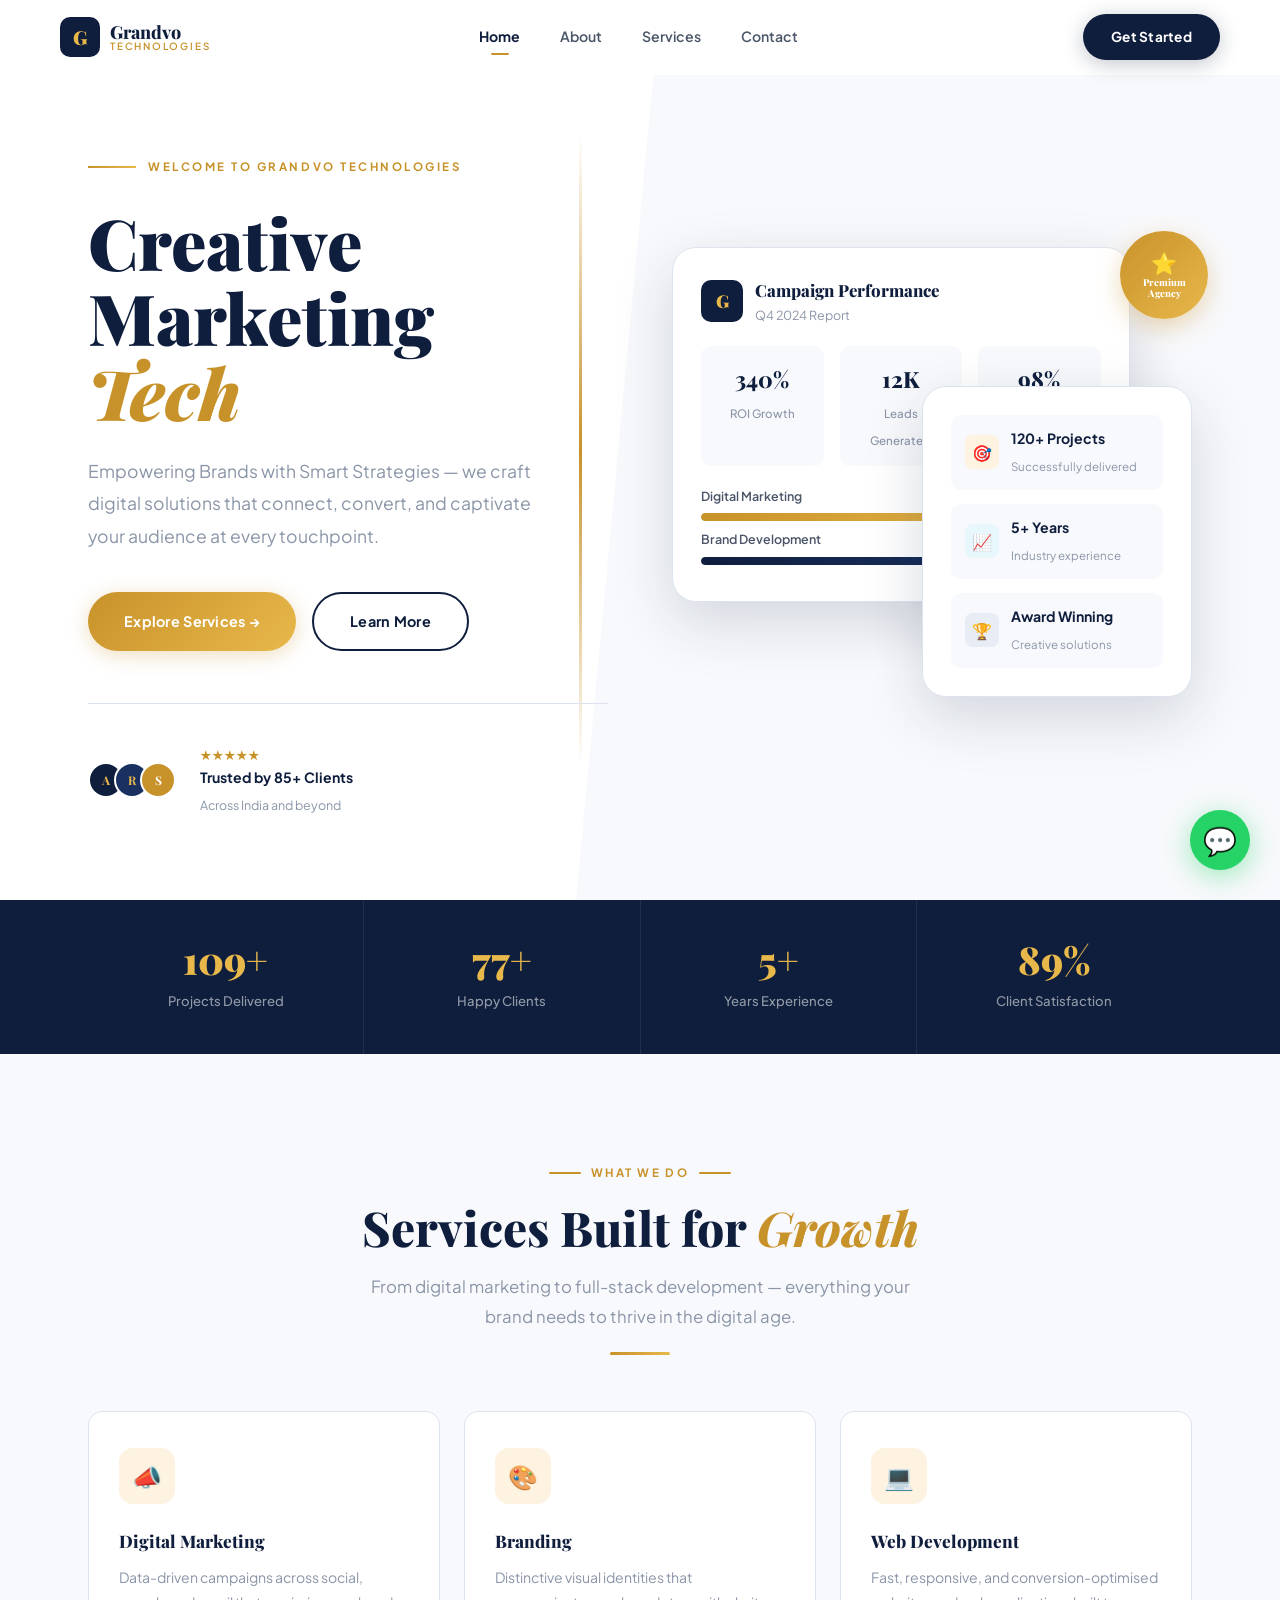
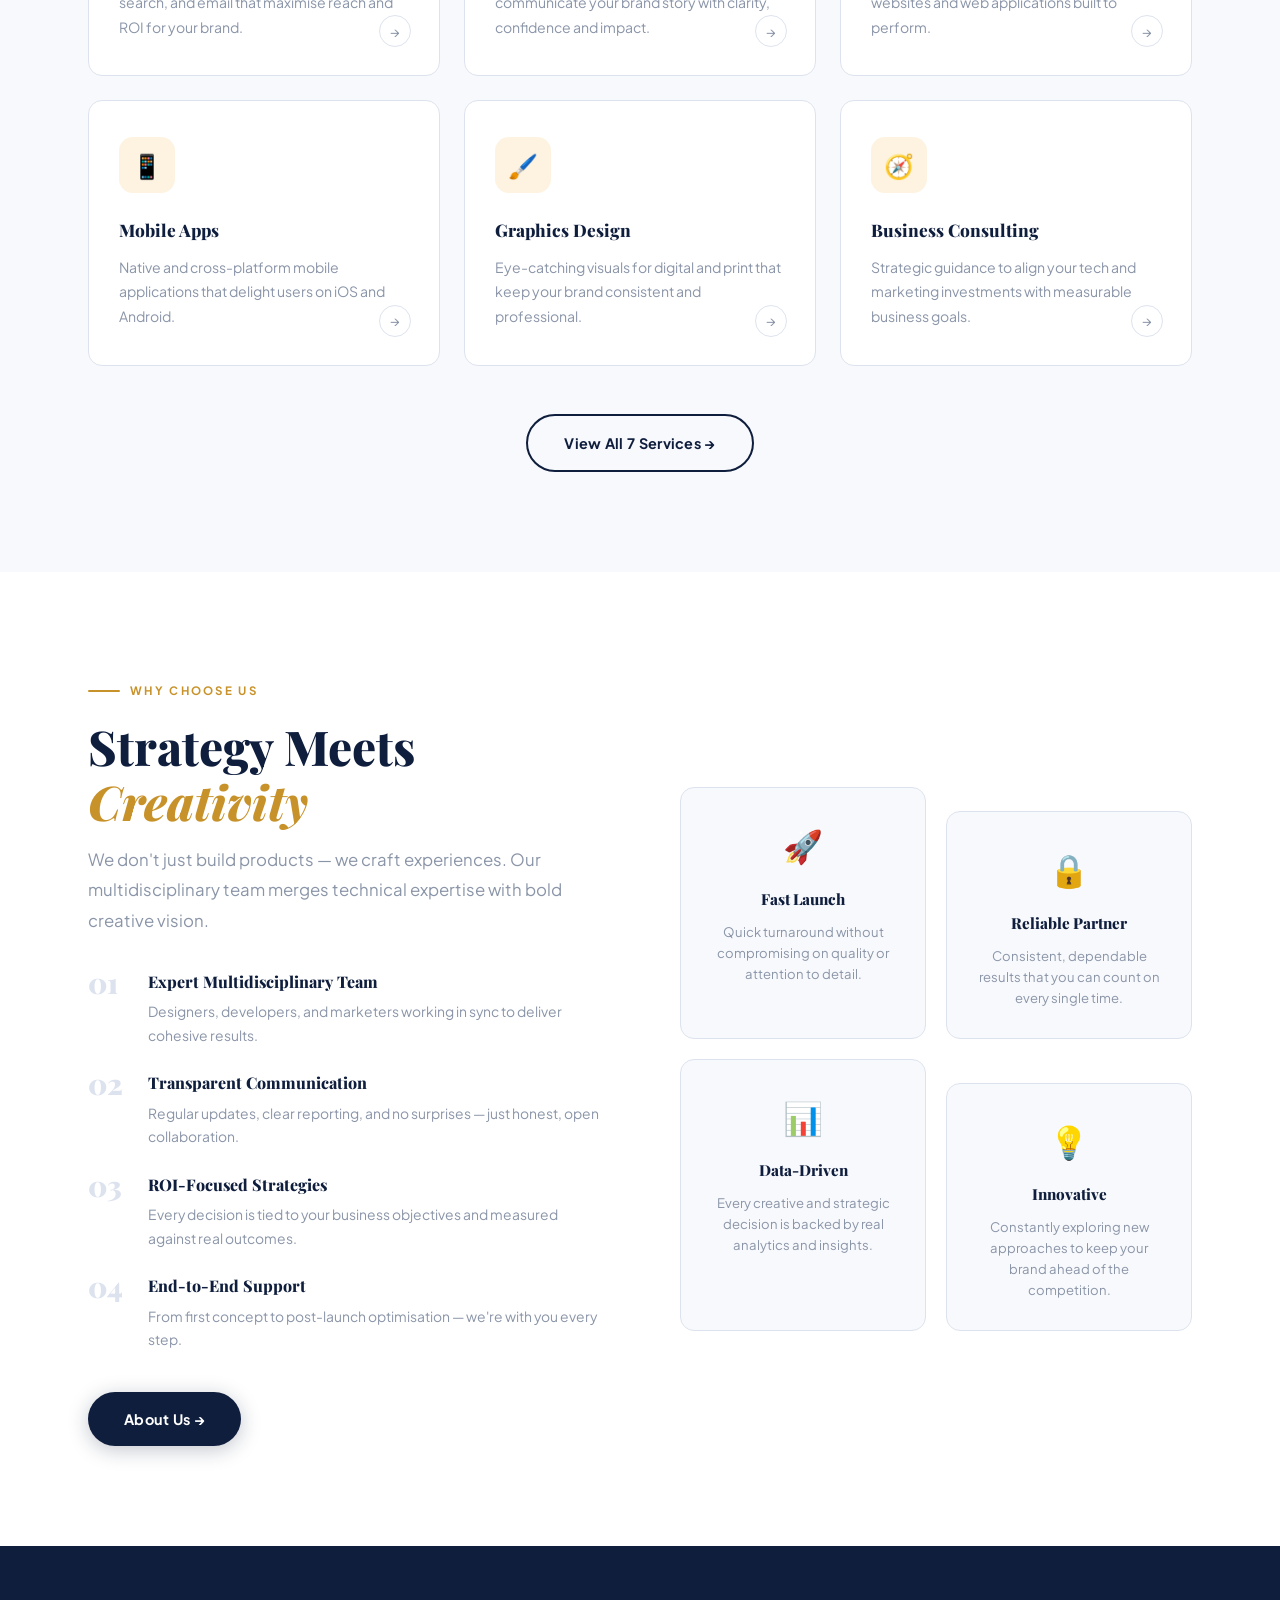
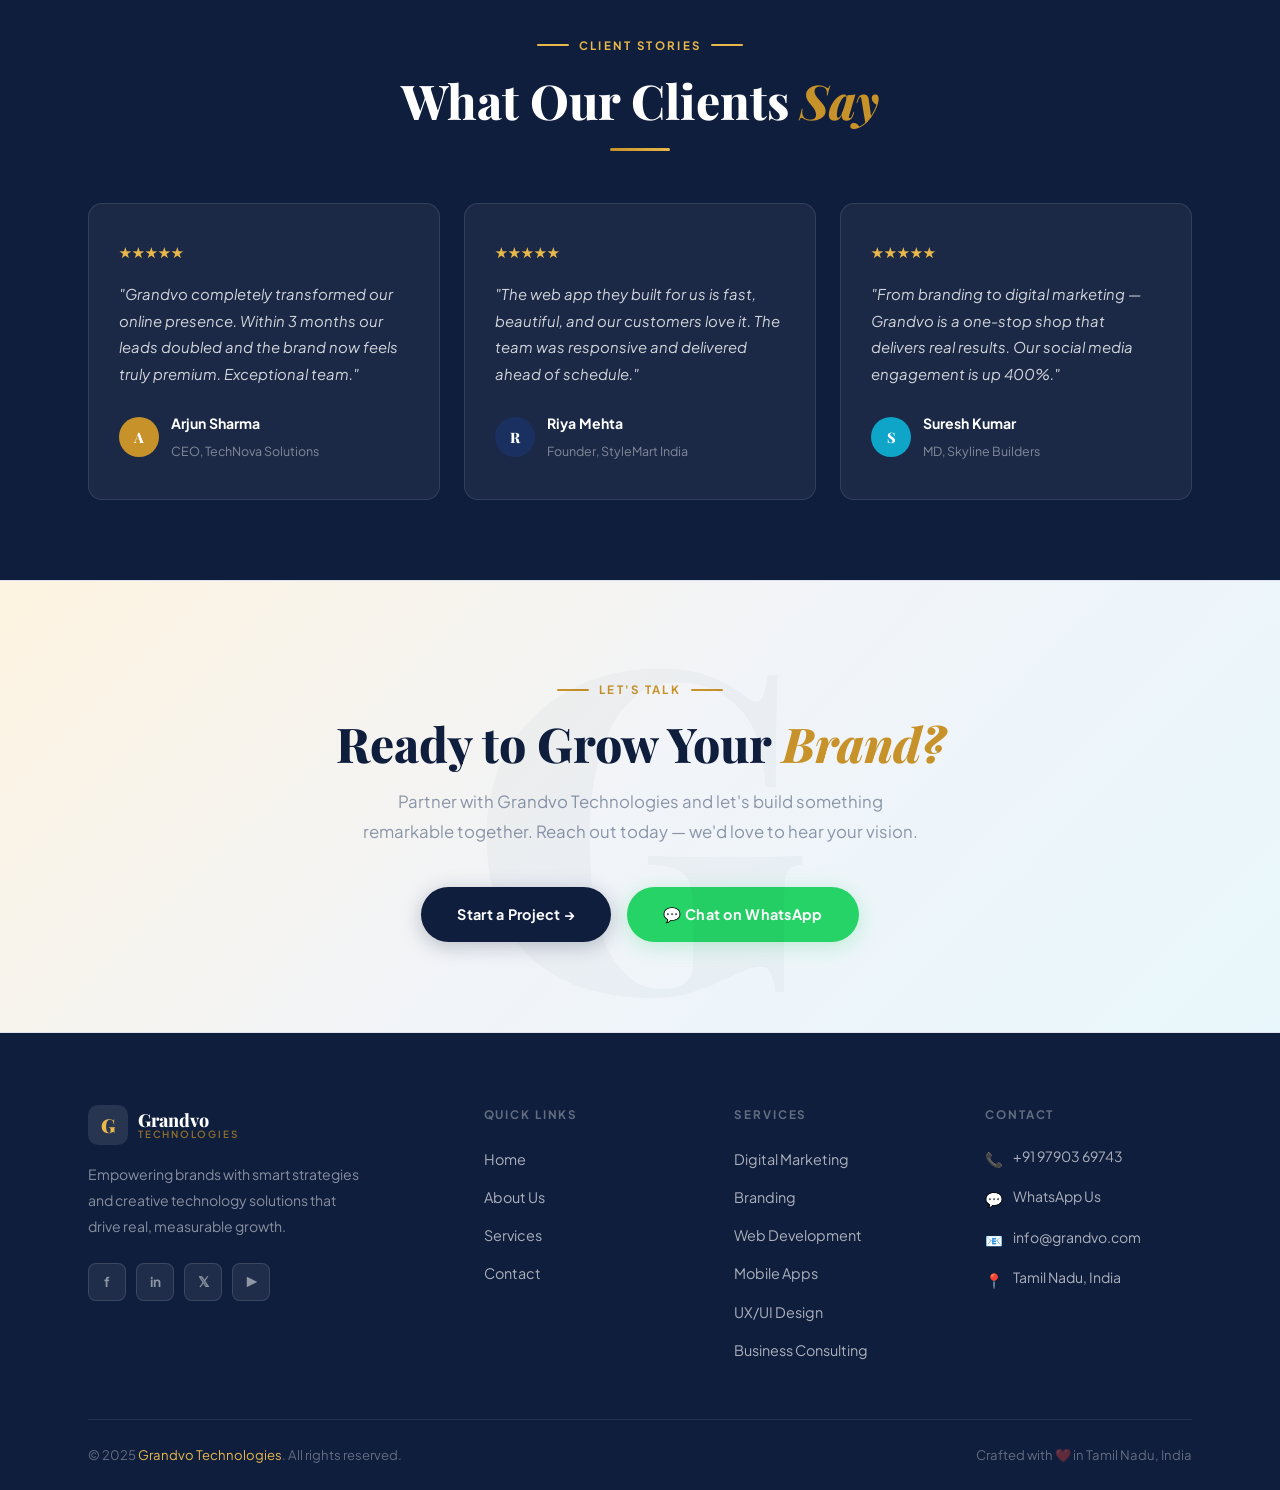
<file: index.html>
<!DOCTYPE html>
<html lang="en">
<head>
  <meta charset="UTF-8" />
  <meta name="viewport" content="width=device-width, initial-scale=1.0" />
  <title>Grandvo Technologies — Creative Marketing Tech</title>
  <meta name="description" content="Grandvo Technologies — Empowering Brands with Smart Strategies. Digital Marketing, Branding, Web Development and more." />
  <link rel="stylesheet" href="style.css" />
  <link rel="icon" href="data:image/svg+xml,<svg xmlns='http://www.w3.org/2000/svg' viewBox='0 0 100 100'><rect width='100' height='100' rx='18' fill='%230f1e3d'/><text y='.88em' font-size='72' x='14' font-family='Georgia,serif' font-weight='900' fill='%23e8b84b'>G</text></svg>" />
</head>
<body>

<!-- ═══════════════════ NAVBAR ═══════════════════ -->
<nav class="navbar" id="navbar">
  <div class="nav-inner">
    <a href="index.html" class="logo">
      <div class="logo-mark">G</div>
      <div class="logo-text">Grandvo<small>Technologies</small></div>
    </a>
    <div class="nav-links">
      <a href="index.html" class="active">Home</a>
      <a href="about.html">About</a>
      <a href="services.html">Services</a>
      <a href="contact.html">Contact</a>
    </div>
    <a href="contact.html" class="btn btn-primary nav-cta">Get Started</a>
    <button class="hamburger" id="hamburger" aria-label="Toggle menu">
      <span></span><span></span><span></span>
    </button>
  </div>
  <div class="nav-mobile" id="navMobile">
    <a href="index.html">Home</a>
    <a href="about.html">About</a>
    <a href="services.html">Services</a>
    <a href="contact.html">Contact</a>
    <a href="contact.html" class="btn btn-primary">Get Started</a>
  </div>
</nav>

<!-- ═══════════════════ HERO ═══════════════════ -->
<section class="hero">
  <div class="hero-layout">
    <!-- Left: Content -->
    <div class="hero-content">
      <div class="hero-eyebrow">
        <div class="hero-eyebrow-line"></div>
        <span class="hero-eyebrow-text">Welcome to Grandvo Technologies</span>
      </div>
      <h1 class="hero-title">
        Creative<br>Marketing
        <em>Tech</em>
      </h1>
      <p class="hero-sub">
        Empowering Brands with Smart Strategies — we craft digital solutions that connect, convert, and captivate your audience at every touchpoint.
      </p>
      <div class="hero-actions">
        <a href="services.html" class="btn btn-gold">Explore Services &rarr;</a>
        <a href="about.html" class="btn btn-outline">Learn More</a>
      </div>
      <div class="hero-trust">
        <div class="trust-avatars">
          <div class="trust-av">A</div>
          <div class="trust-av">R</div>
          <div class="trust-av">S</div>
        </div>
        <div class="trust-text">
          <div class="trust-stars">★★★★★</div>
          <strong>Trusted by 85+ Clients</strong>
          <span>Across India and beyond</span>
        </div>
      </div>
    </div>

    <!-- Right: Card Visual -->
    <div class="hero-visual">
      <div class="hero-badge">
        <div class="inner">⭐</div>
        <span style="font-size:0.6rem; display:block; margin-top:2px;">Premium</span>
        <span style="font-size:0.6rem;">Agency</span>
      </div>
      <div class="hero-card-stack">
        <!-- Main card -->
        <div class="hcard hcard-main">
          <div class="hcard-main-header">
            <div class="hcard-logo">G</div>
            <div>
              <h4>Campaign Performance</h4>
              <p>Q4 2024 Report</p>
            </div>
          </div>
          <div class="hcard-metric">
            <div class="hm-item">
              <span class="num">340%</span>
              <span class="lbl">ROI Growth</span>
            </div>
            <div class="hm-item">
              <span class="num">12K</span>
              <span class="lbl">Leads Generated</span>
            </div>
            <div class="hm-item">
              <span class="num">98%</span>
              <span class="lbl">Satisfaction</span>
            </div>
          </div>
          <div style="margin-bottom:8px;">
            <div class="hcard-bar-label" style="margin-bottom:6px;">
              <span style="font-size:0.78rem; font-weight:600; color:var(--steel);">Digital Marketing</span>
              <span style="font-size:0.78rem; color:var(--gold); font-weight:700;">87%</span>
            </div>
            <div class="hcard-bar"><div class="hcard-bar-fill" style="width:87%;"></div></div>
          </div>
          <div>
            <div class="hcard-bar-label" style="margin-bottom:6px;">
              <span style="font-size:0.78rem; font-weight:600; color:var(--steel);">Brand Development</span>
              <span style="font-size:0.78rem; color:var(--navy); font-weight:700;">72%</span>
            </div>
            <div class="hcard-bar"><div class="hcard-bar-fill hcard-bar-fill-2" style="width:72%;"></div></div>
          </div>
        </div>

        <!-- Stat card -->
        <div class="hcard hcard-stat">
          <div class="hstat-row">
            <div class="hstat-icon gold">🎯</div>
            <div class="hstat-text">
              <strong>120+ Projects</strong>
              <span>Successfully delivered</span>
            </div>
          </div>
          <div class="hstat-row">
            <div class="hstat-icon teal">📈</div>
            <div class="hstat-text">
              <strong>5+ Years</strong>
              <span>Industry experience</span>
            </div>
          </div>
          <div class="hstat-row">
            <div class="hstat-icon navy">🏆</div>
            <div class="hstat-text">
              <strong>Award Winning</strong>
              <span>Creative solutions</span>
            </div>
          </div>
        </div>
      </div>
    </div>
  </div>
</section>

<!-- ═══════════════════ STATS BAR ═══════════════════ -->
<div class="stats-bar">
  <div class="container">
    <div class="stats-bar-inner">
      <div class="stat-block">
        <span class="num"><span data-target="120">0</span>+</span>
        <span class="lbl">Projects Delivered</span>
      </div>
      <div class="stat-block">
        <span class="num"><span data-target="85">0</span>+</span>
        <span class="lbl">Happy Clients</span>
      </div>
      <div class="stat-block">
        <span class="num"><span data-target="5">0</span>+</span>
        <span class="lbl">Years Experience</span>
      </div>
      <div class="stat-block">
        <span class="num"><span data-target="98">0</span>%</span>
        <span class="lbl">Client Satisfaction</span>
      </div>
    </div>
  </div>
</div>

<!-- ═══════════════════ SERVICES PREVIEW ═══════════════════ -->
<section class="section services-preview">
  <div class="container">
    <div class="center reveal">
      <div class="eyebrow" style="justify-content:center;">
        <div class="eyebrow-line"></div>
        <span class="eyebrow-text">What We Do</span>
        <div class="eyebrow-line"></div>
      </div>
      <h2 class="section-title">Services Built for <span class="highlight">Growth</span></h2>
      <p class="section-subtitle">From digital marketing to full-stack development — everything your brand needs to thrive in the digital age.</p>
      <div class="gold-divider"></div>
    </div>
    <div class="services-grid" style="margin-top:56px;">
      <div class="scard reveal reveal-delay-1">
        <div class="scard-icon">📣</div>
        <h3>Digital Marketing</h3>
        <p>Data-driven campaigns across social, search, and email that maximise reach and ROI for your brand.</p>
        <div class="scard-arrow">→</div>
      </div>
      <div class="scard reveal reveal-delay-2">
        <div class="scard-icon">🎨</div>
        <h3>Branding</h3>
        <p>Distinctive visual identities that communicate your brand story with clarity, confidence and impact.</p>
        <div class="scard-arrow">→</div>
      </div>
      <div class="scard reveal reveal-delay-3">
        <div class="scard-icon">💻</div>
        <h3>Web Development</h3>
        <p>Fast, responsive, and conversion-optimised websites and web applications built to perform.</p>
        <div class="scard-arrow">→</div>
      </div>
      <div class="scard reveal reveal-delay-1">
        <div class="scard-icon">📱</div>
        <h3>Mobile Apps</h3>
        <p>Native and cross-platform mobile applications that delight users on iOS and Android.</p>
        <div class="scard-arrow">→</div>
      </div>
      <div class="scard reveal reveal-delay-2">
        <div class="scard-icon">🖌️</div>
        <h3>Graphics Design</h3>
        <p>Eye-catching visuals for digital and print that keep your brand consistent and professional.</p>
        <div class="scard-arrow">→</div>
      </div>
      <div class="scard reveal reveal-delay-3">
        <div class="scard-icon">🧭</div>
        <h3>Business Consulting</h3>
        <p>Strategic guidance to align your tech and marketing investments with measurable business goals.</p>
        <div class="scard-arrow">→</div>
      </div>
    </div>
    <div style="text-align:center; margin-top:48px;" class="reveal">
      <a href="services.html" class="btn btn-outline">View All 7 Services &rarr;</a>
    </div>
  </div>
</section>

<!-- ═══════════════════ WHY GRANDVO ═══════════════════ -->
<section class="section why-split">
  <div class="container">
    <div class="why-split-grid">
      <div class="reveal">
        <div class="eyebrow">
          <div class="eyebrow-line"></div>
          <span class="eyebrow-text">Why Choose Us</span>
        </div>
        <h2 class="section-title">Strategy Meets<br><span class="highlight">Creativity</span></h2>
        <p class="section-subtitle">We don't just build products — we craft experiences. Our multidisciplinary team merges technical expertise with bold creative vision.</p>
        <div class="why-points" style="margin-top:32px;">
          <div class="why-pt">
            <div class="why-pt-num">01</div>
            <div class="why-pt-body">
              <h4>Expert Multidisciplinary Team</h4>
              <p>Designers, developers, and marketers working in sync to deliver cohesive results.</p>
            </div>
          </div>
          <div class="why-pt">
            <div class="why-pt-num">02</div>
            <div class="why-pt-body">
              <h4>Transparent Communication</h4>
              <p>Regular updates, clear reporting, and no surprises — just honest, open collaboration.</p>
            </div>
          </div>
          <div class="why-pt">
            <div class="why-pt-num">03</div>
            <div class="why-pt-body">
              <h4>ROI-Focused Strategies</h4>
              <p>Every decision is tied to your business objectives and measured against real outcomes.</p>
            </div>
          </div>
          <div class="why-pt">
            <div class="why-pt-num">04</div>
            <div class="why-pt-body">
              <h4>End-to-End Support</h4>
              <p>From first concept to post-launch optimisation — we're with you every step.</p>
            </div>
          </div>
        </div>
        <div style="margin-top:40px;">
          <a href="about.html" class="btn btn-primary">About Us &rarr;</a>
        </div>
      </div>
      <div class="why-right reveal reveal-delay-2">
        <div class="why-tile">
          <div class="why-tile-icon">🚀</div>
          <h4>Fast Launch</h4>
          <p>Quick turnaround without compromising on quality or attention to detail.</p>
        </div>
        <div class="why-tile">
          <div class="why-tile-icon">🔒</div>
          <h4>Reliable Partner</h4>
          <p>Consistent, dependable results that you can count on every single time.</p>
        </div>
        <div class="why-tile">
          <div class="why-tile-icon">📊</div>
          <h4>Data-Driven</h4>
          <p>Every creative and strategic decision is backed by real analytics and insights.</p>
        </div>
        <div class="why-tile">
          <div class="why-tile-icon">💡</div>
          <h4>Innovative</h4>
          <p>Constantly exploring new approaches to keep your brand ahead of the competition.</p>
        </div>
      </div>
    </div>
  </div>
</section>

<!-- ═══════════════════ TESTIMONIALS ═══════════════════ -->
<section class="trust-section">
  <div class="container">
    <div class="center reveal">
      <div class="eyebrow" style="justify-content:center;">
        <div class="eyebrow-line"></div>
        <span class="eyebrow-text">Client Stories</span>
        <div class="eyebrow-line"></div>
      </div>
      <h2 class="section-title" style="color:var(--white);">What Our Clients <span class="highlight">Say</span></h2>
      <div class="gold-divider"></div>
    </div>
    <div class="testimonials-grid" style="margin-top:52px;">
      <div class="tcard reveal reveal-delay-1">
        <div class="tcard-stars">★★★★★</div>
        <p class="tcard-quote">"Grandvo completely transformed our online presence. Within 3 months our leads doubled and the brand now feels truly premium. Exceptional team."</p>
        <div class="tcard-author">
          <div class="tcard-av">A</div>
          <div class="tcard-info">
            <strong>Arjun Sharma</strong>
            <span>CEO, TechNova Solutions</span>
          </div>
        </div>
      </div>
      <div class="tcard reveal reveal-delay-2">
        <div class="tcard-stars">★★★★★</div>
        <p class="tcard-quote">"The web app they built for us is fast, beautiful, and our customers love it. The team was responsive and delivered ahead of schedule."</p>
        <div class="tcard-author">
          <div class="tcard-av b">R</div>
          <div class="tcard-info">
            <strong>Riya Mehta</strong>
            <span>Founder, StyleMart India</span>
          </div>
        </div>
      </div>
      <div class="tcard reveal reveal-delay-3">
        <div class="tcard-stars">★★★★★</div>
        <p class="tcard-quote">"From branding to digital marketing — Grandvo is a one-stop shop that delivers real results. Our social media engagement is up 400%."</p>
        <div class="tcard-author">
          <div class="tcard-av c">S</div>
          <div class="tcard-info">
            <strong>Suresh Kumar</strong>
            <span>MD, Skyline Builders</span>
          </div>
        </div>
      </div>
    </div>
  </div>
</section>

<!-- ═══════════════════ CTA ═══════════════════ -->
<section class="cta-band reveal">
  <div class="container">
    <div class="eyebrow" style="justify-content:center; margin-bottom:16px;">
      <div class="eyebrow-line"></div>
      <span class="eyebrow-text">Let's Talk</span>
      <div class="eyebrow-line"></div>
    </div>
    <h2 class="section-title">Ready to Grow Your <span class="highlight">Brand?</span></h2>
    <p class="section-subtitle" style="margin:0 auto 40px;">Partner with Grandvo Technologies and let's build something remarkable together. Reach out today — we'd love to hear your vision.</p>
    <div class="btn-group">
      <a href="contact.html" class="btn btn-primary">Start a Project &rarr;</a>
      <a href="https://wa.me/919790369743?text=Hi%2C%20I%20am%20interested%20in%20your%20services" target="_blank" rel="noopener" class="btn btn-whatsapp">💬 Chat on WhatsApp</a>
    </div>
  </div>
</section>

<!-- ═══════════════════ FOOTER ═══════════════════ -->
<footer class="footer">
  <div class="container">
    <div class="footer-grid">
      <div class="footer-brand">
        <a href="index.html" class="logo">
          <div class="logo-mark footer-logo-mark">G</div>
          <div class="logo-text footer-logo-text">Grandvo<small>Technologies</small></div>
        </a>
        <p>Empowering brands with smart strategies and creative technology solutions that drive real, measurable growth.</p>
        <div class="social-links">
          <a href="#" class="social-link">f</a>
          <a href="#" class="social-link">in</a>
          <a href="#" class="social-link">𝕏</a>
          <a href="#" class="social-link">▶</a>
        </div>
      </div>
      <div class="footer-col">
        <h4>Quick Links</h4>
        <ul>
          <li><a href="index.html">Home</a></li>
          <li><a href="about.html">About Us</a></li>
          <li><a href="services.html">Services</a></li>
          <li><a href="contact.html">Contact</a></li>
        </ul>
      </div>
      <div class="footer-col">
        <h4>Services</h4>
        <ul>
          <li><a href="services.html">Digital Marketing</a></li>
          <li><a href="services.html">Branding</a></li>
          <li><a href="services.html">Web Development</a></li>
          <li><a href="services.html">Mobile Apps</a></li>
          <li><a href="services.html">UX/UI Design</a></li>
          <li><a href="services.html">Business Consulting</a></li>
        </ul>
      </div>
      <div class="footer-col">
        <h4>Contact</h4>
        <div class="footer-contact-item"><span>📞</span><a href="tel:9790369743">+91 97903 69743</a></div>
        <div class="footer-contact-item"><span>💬</span><a href="https://wa.me/919790369743?text=Hi%2C%20I%20am%20interested%20in%20your%20services" target="_blank" rel="noopener">WhatsApp Us</a></div>
        <div class="footer-contact-item"><span>📧</span><a href="mailto:info@grandvo.com">info@grandvo.com</a></div>
        <div class="footer-contact-item"><span>📍</span><p>Tamil Nadu, India</p></div>
      </div>
    </div>
    <div class="footer-bottom">
      <p>© 2025 <a href="index.html">Grandvo Technologies</a>. All rights reserved.</p>
      <p>Crafted with ❤️ in Tamil Nadu, India</p>
    </div>
  </div>
</footer>

<!-- Floating WhatsApp -->
<a class="whatsapp-float" href="https://wa.me/919790369743?text=Hi%2C%20I%20am%20interested%20in%20your%20services" target="_blank" rel="noopener" aria-label="Chat on WhatsApp">
  <span class="wa-tooltip">Chat with us!</span>💬
</a>

<script src="script.js"></script>
</body>
</html>
</file>
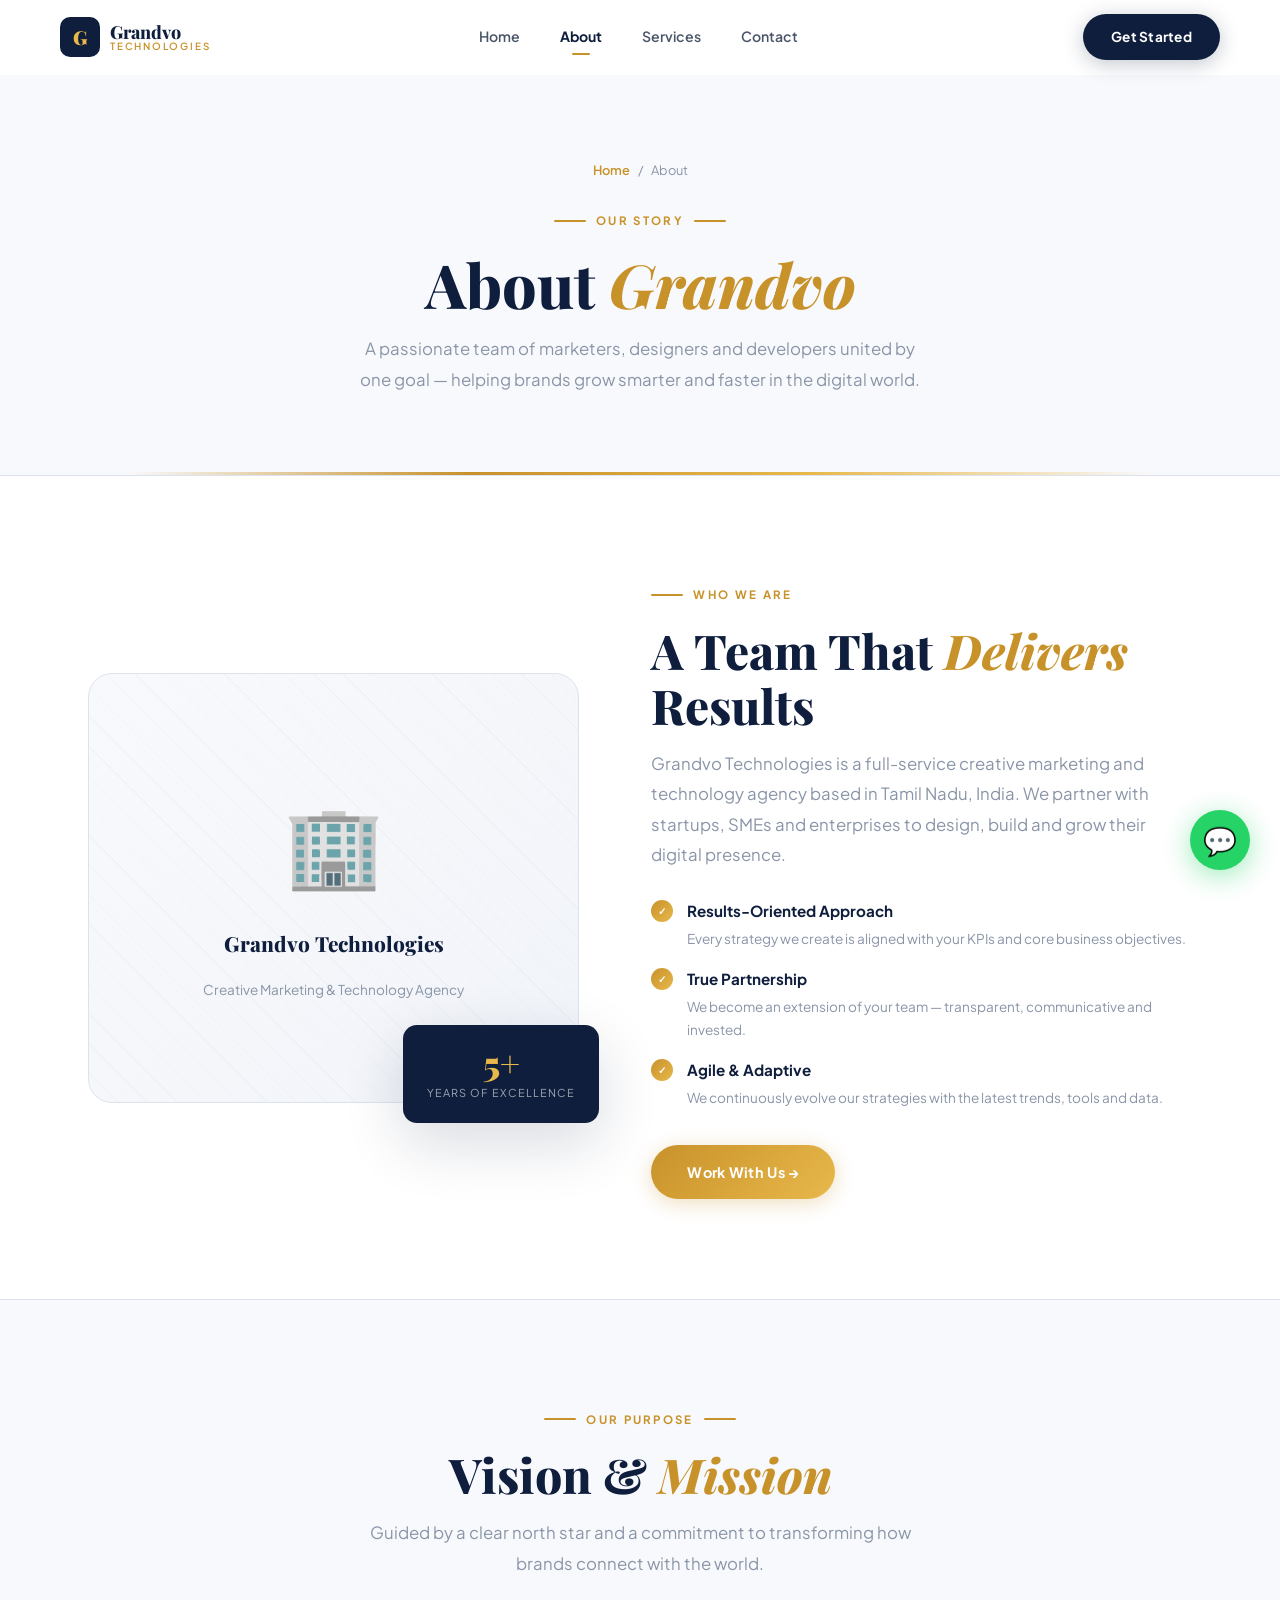
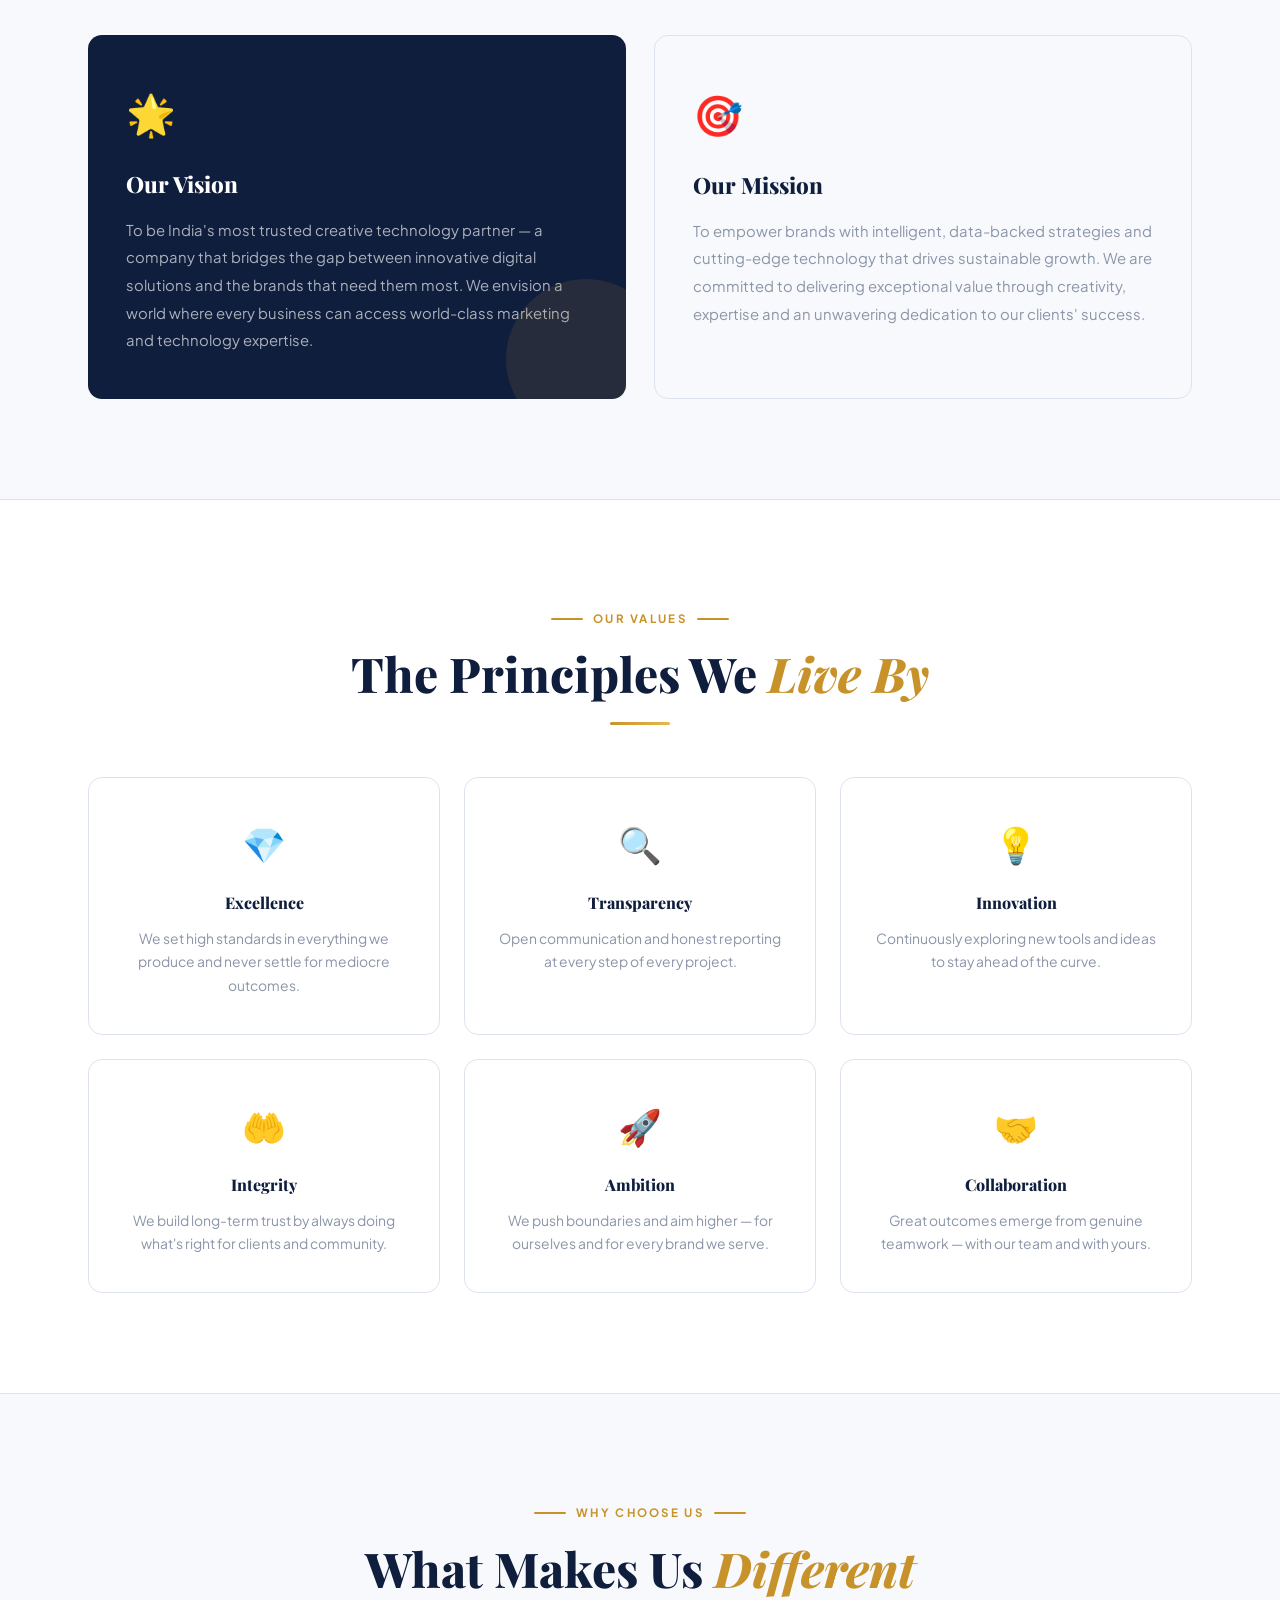
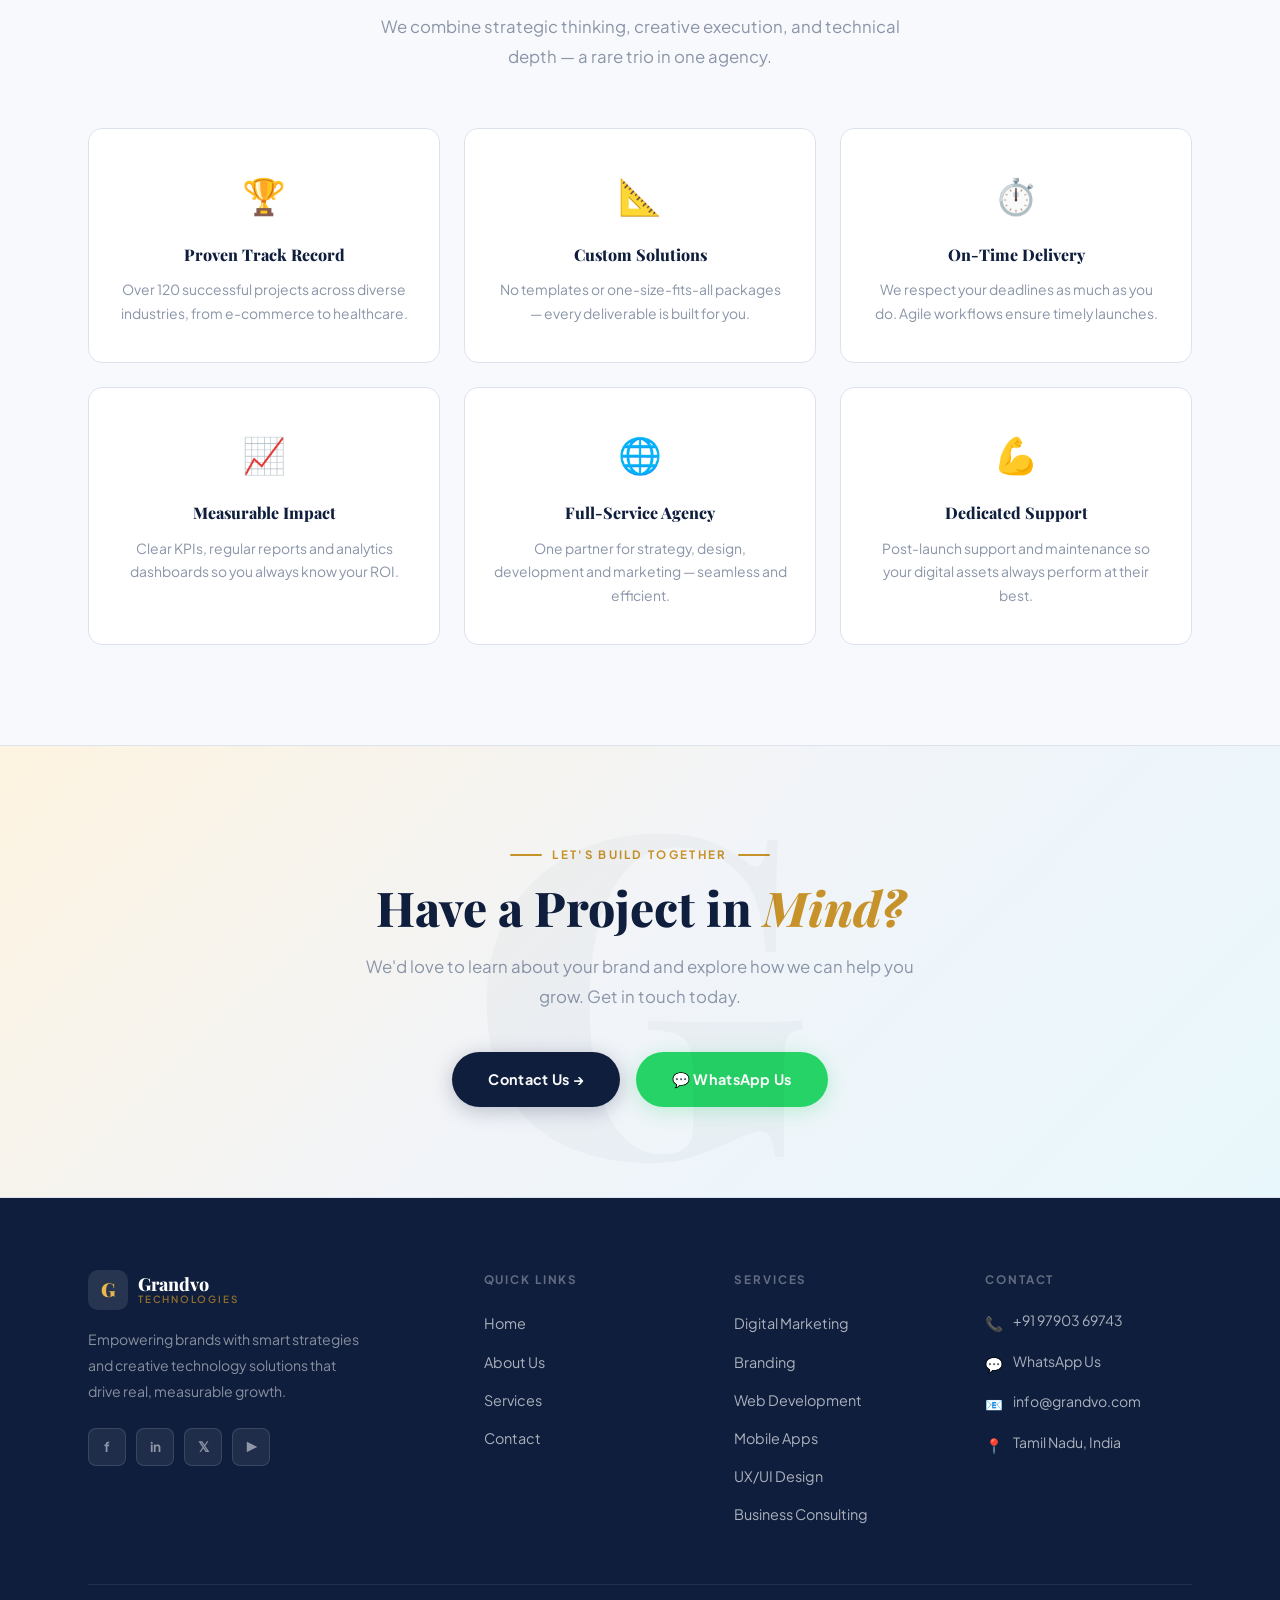
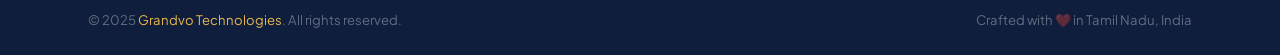
<file: about.html>
<!DOCTYPE html>
<html lang="en">
<head>
  <meta charset="UTF-8" />
  <meta name="viewport" content="width=device-width, initial-scale=1.0" />
  <title>About Us — Grandvo Technologies</title>
  <meta name="description" content="Learn about Grandvo Technologies — our story, vision, mission and why leading brands choose us." />
  <link rel="stylesheet" href="style.css" />
  <link rel="icon" href="data:image/svg+xml,<svg xmlns='http://www.w3.org/2000/svg' viewBox='0 0 100 100'><rect width='100' height='100' rx='18' fill='%230f1e3d'/><text y='.88em' font-size='72' x='14' font-family='Georgia,serif' font-weight='900' fill='%23e8b84b'>G</text></svg>" />
</head>
<body>

<!-- NAVBAR -->
<nav class="navbar" id="navbar">
  <div class="nav-inner">
    <a href="index.html" class="logo">
      <div class="logo-mark">G</div>
      <div class="logo-text">Grandvo<small>Technologies</small></div>
    </a>
    <div class="nav-links">
      <a href="index.html">Home</a>
      <a href="about.html" class="active">About</a>
      <a href="services.html">Services</a>
      <a href="contact.html">Contact</a>
    </div>
    <a href="contact.html" class="btn btn-primary nav-cta">Get Started</a>
    <button class="hamburger" id="hamburger" aria-label="Toggle menu"><span></span><span></span><span></span></button>
  </div>
  <div class="nav-mobile" id="navMobile">
    <a href="index.html">Home</a>
    <a href="about.html">About</a>
    <a href="services.html">Services</a>
    <a href="contact.html">Contact</a>
    <a href="contact.html" class="btn btn-primary">Get Started</a>
  </div>
</nav>

<!-- PAGE HERO -->
<section class="page-hero">
  <div class="container">
    <div class="breadcrumb">
      <a href="index.html">Home</a>
      <span>/</span>
      <span>About</span>
    </div>
    <div class="eyebrow" style="justify-content:center;">
      <div class="eyebrow-line"></div>
      <span class="eyebrow-text">Our Story</span>
      <div class="eyebrow-line"></div>
    </div>
    <h1 class="section-title">About <span class="highlight">Grandvo</span></h1>
    <p class="section-subtitle" style="margin:0 auto;">A passionate team of marketers, designers and developers united by one goal — helping brands grow smarter and faster in the digital world.</p>
  </div>
</section>

<!-- ABOUT INTRO -->
<section class="section">
  <div class="container">
    <div class="about-intro-grid">
      <div class="about-visual reveal">
        <div class="about-img-box">
          <div class="big-icon">🏢</div>
          <h3>Grandvo Technologies</h3>
          <p>Creative Marketing & Technology Agency</p>
        </div>
        <div class="about-badge">
          <span class="num">5+</span>
          <span class="lbl">Years of Excellence</span>
        </div>
      </div>
      <div class="about-text reveal reveal-delay-2">
        <div class="eyebrow">
          <div class="eyebrow-line"></div>
          <span class="eyebrow-text">Who We Are</span>
        </div>
        <h2 class="section-title">A Team That <span class="highlight">Delivers</span> Results</h2>
        <p class="section-subtitle" style="margin:0 0 28px;">Grandvo Technologies is a full-service creative marketing and technology agency based in Tamil Nadu, India. We partner with startups, SMEs and enterprises to design, build and grow their digital presence.</p>
        <div class="check-list">
          <div class="check-item">
            <div class="check-tick">✓</div>
            <div class="check-item-text">
              <h4>Results-Oriented Approach</h4>
              <p>Every strategy we create is aligned with your KPIs and core business objectives.</p>
            </div>
          </div>
          <div class="check-item">
            <div class="check-tick">✓</div>
            <div class="check-item-text">
              <h4>True Partnership</h4>
              <p>We become an extension of your team — transparent, communicative and invested.</p>
            </div>
          </div>
          <div class="check-item">
            <div class="check-tick">✓</div>
            <div class="check-item-text">
              <h4>Agile & Adaptive</h4>
              <p>We continuously evolve our strategies with the latest trends, tools and data.</p>
            </div>
          </div>
        </div>
        <a href="contact.html" class="btn btn-gold">Work With Us &rarr;</a>
      </div>
    </div>
  </div>
</section>

<!-- VISION & MISSION -->
<section class="section" style="background:var(--snow); border-top:1px solid var(--border); border-bottom:1px solid var(--border);">
  <div class="container">
    <div class="center reveal">
      <div class="eyebrow" style="justify-content:center;">
        <div class="eyebrow-line"></div>
        <span class="eyebrow-text">Our Purpose</span>
        <div class="eyebrow-line"></div>
      </div>
      <h2 class="section-title">Vision &amp; <span class="highlight">Mission</span></h2>
      <p class="section-subtitle">Guided by a clear north star and a commitment to transforming how brands connect with the world.</p>
    </div>
    <div class="vm-grid">
      <div class="vm-card vision reveal reveal-delay-1">
        <span class="vm-card-icon">🌟</span>
        <h3>Our Vision</h3>
        <p>To be India's most trusted creative technology partner — a company that bridges the gap between innovative digital solutions and the brands that need them most. We envision a world where every business can access world-class marketing and technology expertise.</p>
      </div>
      <div class="vm-card mission reveal reveal-delay-2">
        <span class="vm-card-icon">🎯</span>
        <h3>Our Mission</h3>
        <p>To empower brands with intelligent, data-backed strategies and cutting-edge technology that drives sustainable growth. We are committed to delivering exceptional value through creativity, expertise and an unwavering dedication to our clients' success.</p>
      </div>
    </div>
  </div>
</section>

<!-- VALUES -->
<section class="section">
  <div class="container">
    <div class="center reveal">
      <div class="eyebrow" style="justify-content:center;">
        <div class="eyebrow-line"></div>
        <span class="eyebrow-text">Our Values</span>
        <div class="eyebrow-line"></div>
      </div>
      <h2 class="section-title">The Principles We <span class="highlight">Live By</span></h2>
      <div class="gold-divider"></div>
    </div>
    <div class="why-cards-grid" style="margin-top:52px;">
      <div class="wc-card reveal reveal-delay-1">
        <span class="wc-icon">💎</span>
        <h3>Excellence</h3>
        <p>We set high standards in everything we produce and never settle for mediocre outcomes.</p>
      </div>
      <div class="wc-card reveal reveal-delay-2">
        <span class="wc-icon">🔍</span>
        <h3>Transparency</h3>
        <p>Open communication and honest reporting at every step of every project.</p>
      </div>
      <div class="wc-card reveal reveal-delay-3">
        <span class="wc-icon">💡</span>
        <h3>Innovation</h3>
        <p>Continuously exploring new tools and ideas to stay ahead of the curve.</p>
      </div>
      <div class="wc-card reveal reveal-delay-1">
        <span class="wc-icon">🤲</span>
        <h3>Integrity</h3>
        <p>We build long-term trust by always doing what's right for clients and community.</p>
      </div>
      <div class="wc-card reveal reveal-delay-2">
        <span class="wc-icon">🚀</span>
        <h3>Ambition</h3>
        <p>We push boundaries and aim higher — for ourselves and for every brand we serve.</p>
      </div>
      <div class="wc-card reveal reveal-delay-3">
        <span class="wc-icon">🤝</span>
        <h3>Collaboration</h3>
        <p>Great outcomes emerge from genuine teamwork — with our team and with yours.</p>
      </div>
    </div>
  </div>
</section>

<!-- WHY CHOOSE US -->
<section class="section" style="background:var(--snow); border-top:1px solid var(--border);">
  <div class="container">
    <div class="center reveal">
      <div class="eyebrow" style="justify-content:center;">
        <div class="eyebrow-line"></div>
        <span class="eyebrow-text">Why Choose Us</span>
        <div class="eyebrow-line"></div>
      </div>
      <h2 class="section-title">What Makes Us <span class="highlight">Different</span></h2>
      <p class="section-subtitle">We combine strategic thinking, creative execution, and technical depth — a rare trio in one agency.</p>
    </div>
    <div class="why-cards-grid">
      <div class="wc-card reveal reveal-delay-1">
        <span class="wc-icon">🏆</span>
        <h3>Proven Track Record</h3>
        <p>Over 120 successful projects across diverse industries, from e-commerce to healthcare.</p>
      </div>
      <div class="wc-card reveal reveal-delay-2">
        <span class="wc-icon">📐</span>
        <h3>Custom Solutions</h3>
        <p>No templates or one-size-fits-all packages — every deliverable is built for you.</p>
      </div>
      <div class="wc-card reveal reveal-delay-3">
        <span class="wc-icon">⏱️</span>
        <h3>On-Time Delivery</h3>
        <p>We respect your deadlines as much as you do. Agile workflows ensure timely launches.</p>
      </div>
      <div class="wc-card reveal reveal-delay-1">
        <span class="wc-icon">📈</span>
        <h3>Measurable Impact</h3>
        <p>Clear KPIs, regular reports and analytics dashboards so you always know your ROI.</p>
      </div>
      <div class="wc-card reveal reveal-delay-2">
        <span class="wc-icon">🌐</span>
        <h3>Full-Service Agency</h3>
        <p>One partner for strategy, design, development and marketing — seamless and efficient.</p>
      </div>
      <div class="wc-card reveal reveal-delay-3">
        <span class="wc-icon">💪</span>
        <h3>Dedicated Support</h3>
        <p>Post-launch support and maintenance so your digital assets always perform at their best.</p>
      </div>
    </div>
  </div>
</section>

<!-- CTA -->
<section class="cta-band reveal">
  <div class="container">
    <div class="eyebrow" style="justify-content:center; margin-bottom:16px;">
      <div class="eyebrow-line"></div>
      <span class="eyebrow-text">Let's Build Together</span>
      <div class="eyebrow-line"></div>
    </div>
    <h2 class="section-title">Have a Project in <span class="highlight">Mind?</span></h2>
    <p class="section-subtitle" style="margin:0 auto 40px;">We'd love to learn about your brand and explore how we can help you grow. Get in touch today.</p>
    <div class="btn-group">
      <a href="contact.html" class="btn btn-primary">Contact Us &rarr;</a>
      <a href="https://wa.me/919790369743?text=Hi%2C%20I%20am%20interested%20in%20your%20services" target="_blank" rel="noopener" class="btn btn-whatsapp">💬 WhatsApp Us</a>
    </div>
  </div>
</section>

<!-- FOOTER -->
<footer class="footer">
  <div class="container">
    <div class="footer-grid">
      <div class="footer-brand">
        <a href="index.html" class="logo">
          <div class="logo-mark footer-logo-mark">G</div>
          <div class="logo-text footer-logo-text">Grandvo<small>Technologies</small></div>
        </a>
        <p>Empowering brands with smart strategies and creative technology solutions that drive real, measurable growth.</p>
        <div class="social-links">
          <a href="#" class="social-link">f</a>
          <a href="#" class="social-link">in</a>
          <a href="#" class="social-link">𝕏</a>
          <a href="#" class="social-link">▶</a>
        </div>
      </div>
      <div class="footer-col">
        <h4>Quick Links</h4>
        <ul>
          <li><a href="index.html">Home</a></li>
          <li><a href="about.html">About Us</a></li>
          <li><a href="services.html">Services</a></li>
          <li><a href="contact.html">Contact</a></li>
        </ul>
      </div>
      <div class="footer-col">
        <h4>Services</h4>
        <ul>
          <li><a href="services.html">Digital Marketing</a></li>
          <li><a href="services.html">Branding</a></li>
          <li><a href="services.html">Web Development</a></li>
          <li><a href="services.html">Mobile Apps</a></li>
          <li><a href="services.html">UX/UI Design</a></li>
          <li><a href="services.html">Business Consulting</a></li>
        </ul>
      </div>
      <div class="footer-col">
        <h4>Contact</h4>
        <div class="footer-contact-item"><span>📞</span><a href="tel:9790369743">+91 97903 69743</a></div>
        <div class="footer-contact-item"><span>💬</span><a href="https://wa.me/919790369743?text=Hi%2C%20I%20am%20interested%20in%20your%20services" target="_blank" rel="noopener">WhatsApp Us</a></div>
        <div class="footer-contact-item"><span>📧</span><a href="mailto:info@grandvo.com">info@grandvo.com</a></div>
        <div class="footer-contact-item"><span>📍</span><p>Tamil Nadu, India</p></div>
      </div>
    </div>
    <div class="footer-bottom">
      <p>© 2025 <a href="index.html">Grandvo Technologies</a>. All rights reserved.</p>
      <p>Crafted with ❤️ in Tamil Nadu, India</p>
    </div>
  </div>
</footer>

<a class="whatsapp-float" href="https://wa.me/919790369743?text=Hi%2C%20I%20am%20interested%20in%20your%20services" target="_blank" rel="noopener" aria-label="WhatsApp">
  <span class="wa-tooltip">Chat with us!</span>💬
</a>
<script src="script.js"></script>
</body>
</html>
</file>
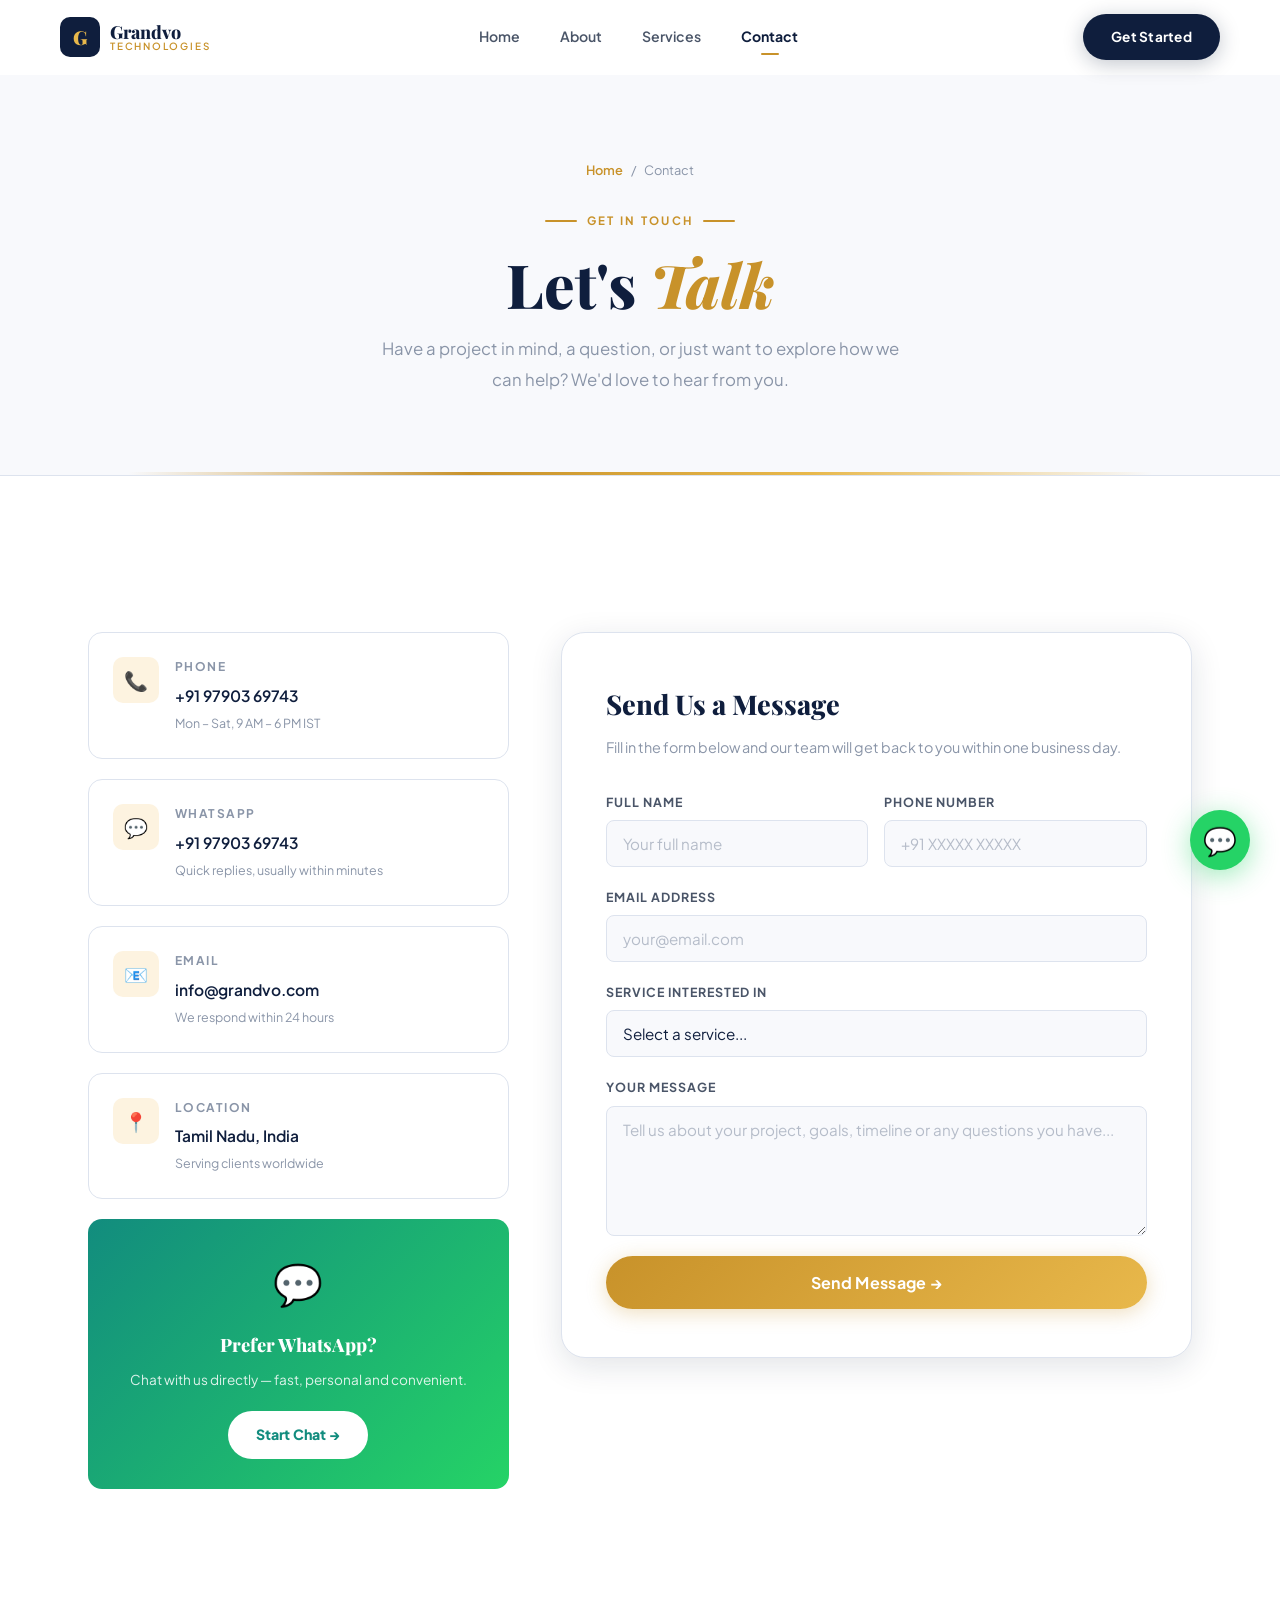
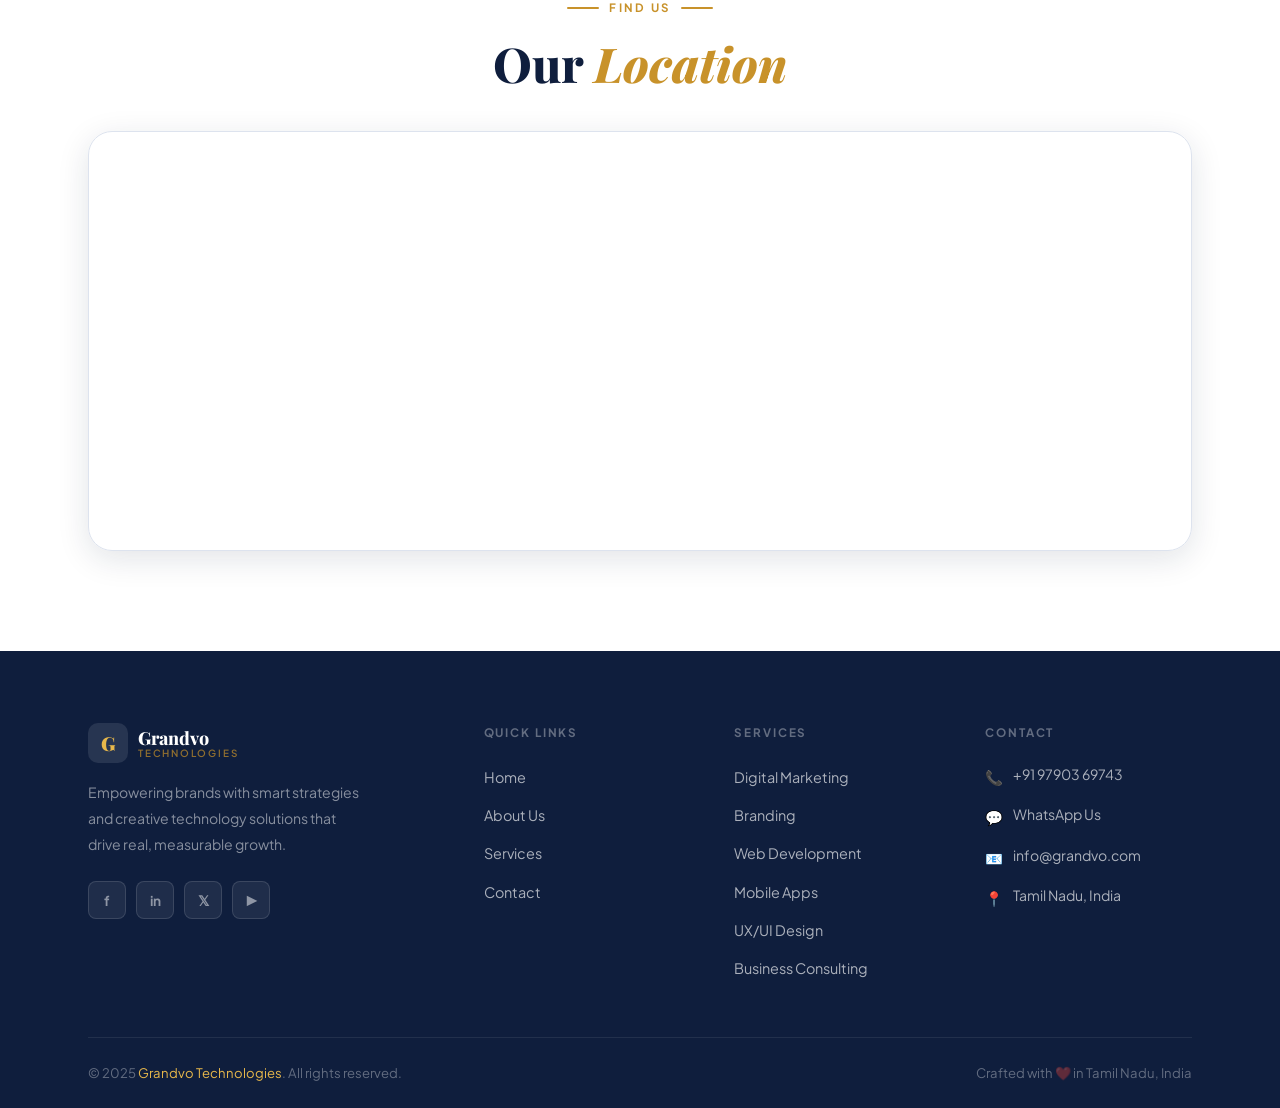
<file: contact.html>
<!DOCTYPE html>
<html lang="en">
<head>
  <meta charset="UTF-8" />
  <meta name="viewport" content="width=device-width, initial-scale=1.0" />
  <title>Contact Us — Grandvo Technologies</title>
  <meta name="description" content="Get in touch with Grandvo Technologies. Call, WhatsApp or fill our contact form to start your project today." />
  <link rel="stylesheet" href="style.css" />
  <link rel="icon" href="data:image/svg+xml,<svg xmlns='http://www.w3.org/2000/svg' viewBox='0 0 100 100'><rect width='100' height='100' rx='18' fill='%230f1e3d'/><text y='.88em' font-size='72' x='14' font-family='Georgia,serif' font-weight='900' fill='%23e8b84b'>G</text></svg>" />
</head>
<body>

<!-- NAVBAR -->
<nav class="navbar" id="navbar">
  <div class="nav-inner">
    <a href="index.html" class="logo">
      <div class="logo-mark">G</div>
      <div class="logo-text">Grandvo<small>Technologies</small></div>
    </a>
    <div class="nav-links">
      <a href="index.html">Home</a>
      <a href="about.html">About</a>
      <a href="services.html">Services</a>
      <a href="contact.html" class="active">Contact</a>
    </div>
    <a href="contact.html" class="btn btn-primary nav-cta">Get Started</a>
    <button class="hamburger" id="hamburger" aria-label="Toggle menu"><span></span><span></span><span></span></button>
  </div>
  <div class="nav-mobile" id="navMobile">
    <a href="index.html">Home</a>
    <a href="about.html">About</a>
    <a href="services.html">Services</a>
    <a href="contact.html">Contact</a>
    <a href="contact.html" class="btn btn-primary">Get Started</a>
  </div>
</nav>

<!-- PAGE HERO -->
<section class="page-hero">
  <div class="container">
    <div class="breadcrumb">
      <a href="index.html">Home</a><span>/</span><span>Contact</span>
    </div>
    <div class="eyebrow" style="justify-content:center;">
      <div class="eyebrow-line"></div>
      <span class="eyebrow-text">Get In Touch</span>
      <div class="eyebrow-line"></div>
    </div>
    <h1 class="section-title">Let's <span class="highlight">Talk</span></h1>
    <p class="section-subtitle" style="margin:0 auto; max-width:540px;">Have a project in mind, a question, or just want to explore how we can help? We'd love to hear from you.</p>
  </div>
</section>

<!-- CONTACT SECTION -->
<section class="section">
  <div class="container">
    <div class="contact-layout">

      <!-- Info -->
      <div class="contact-info">
        <div class="cic reveal">
          <div class="cic-icon">📞</div>
          <div class="cic-text">
            <h4>Phone</h4>
            <a href="tel:9790369743">+91 97903 69743</a>
            <small>Mon – Sat, 9 AM – 6 PM IST</small>
          </div>
        </div>
        <div class="cic reveal reveal-delay-1">
          <div class="cic-icon">💬</div>
          <div class="cic-text">
            <h4>WhatsApp</h4>
            <a href="https://wa.me/919790369743?text=Hi%2C%20I%20am%20interested%20in%20your%20services" target="_blank" rel="noopener">+91 97903 69743</a>
            <small>Quick replies, usually within minutes</small>
          </div>
        </div>
        <div class="cic reveal reveal-delay-2">
          <div class="cic-icon">📧</div>
          <div class="cic-text">
            <h4>Email</h4>
            <a href="mailto:info@grandvo.com">info@grandvo.com</a>
            <small>We respond within 24 hours</small>
          </div>
        </div>
        <div class="cic reveal reveal-delay-3">
          <div class="cic-icon">📍</div>
          <div class="cic-text">
            <h4>Location</h4>
            <p>Tamil Nadu, India</p>
            <small>Serving clients worldwide</small>
          </div>
        </div>
        <div class="wa-highlight reveal">
          <div style="font-size:2.5rem;">💬</div>
          <h3>Prefer WhatsApp?</h3>
          <p>Chat with us directly — fast, personal and convenient.</p>
          <a class="wa-btn" href="https://wa.me/919790369743?text=Hi%2C%20I%20am%20interested%20in%20your%20services" target="_blank" rel="noopener">Start Chat →</a>
        </div>
      </div>

      <!-- Form -->
      <div class="contact-form-box reveal reveal-delay-1">
        <h3>Send Us a Message</h3>
        <p>Fill in the form below and our team will get back to you within one business day.</p>
        <form id="contactForm" novalidate>
          <div class="form-row">
            <div class="form-group">
              <label for="name">Full Name</label>
              <input type="text" id="name" name="name" placeholder="Your full name" autocomplete="name" />
              <span class="form-error"></span>
            </div>
            <div class="form-group">
              <label for="phone">Phone Number</label>
              <input type="tel" id="phone" name="phone" placeholder="+91 XXXXX XXXXX" autocomplete="tel" />
            </div>
          </div>
          <div class="form-group">
            <label for="email">Email Address</label>
            <input type="email" id="email" name="email" placeholder="your@email.com" autocomplete="email" />
            <span class="form-error"></span>
          </div>
          <div class="form-group">
            <label for="service">Service Interested In</label>
            <select id="service" name="service">
              <option value="" disabled selected>Select a service...</option>
              <option>Digital Marketing</option>
              <option>Branding</option>
              <option>Web App / Development</option>
              <option>Mobile Application</option>
              <option>Graphics Design</option>
              <option>UX / UI Design</option>
              <option>Business Consulting</option>
              <option>Multiple Services</option>
            </select>
          </div>
          <div class="form-group">
            <label for="message">Your Message</label>
            <textarea id="message" name="message" placeholder="Tell us about your project, goals, timeline or any questions you have..."></textarea>
            <span class="form-error"></span>
          </div>
          <button type="submit" class="btn btn-gold" style="width:100%; justify-content:center; font-size:1rem; padding:16px 24px;">
            Send Message &rarr;
          </button>
          <div class="form-success" id="formSuccess">
            ✅ Thank you! Your message has been received. We'll be in touch within 24 hours.
          </div>
        </form>
      </div>
    </div>
  </div>
</section>

<!-- MAP -->
<section class="map-section">
  <div class="container">
    <div class="center reveal" style="margin-bottom:40px;">
      <div class="eyebrow" style="justify-content:center;">
        <div class="eyebrow-line"></div>
        <span class="eyebrow-text">Find Us</span>
        <div class="eyebrow-line"></div>
      </div>
      <h2 class="section-title">Our <span class="highlight">Location</span></h2>
    </div>
    <div class="map-wrap reveal">
      <iframe
        src="https://www.google.com/maps/embed?pb=!1m18!1m12!1m3!1d125388.25897397!2d76.9355!3d11.0168!2m3!1f0!2f0!3f0!3m2!1i1024!2i768!4f13.1!3m3!1m2!1s0x3ba859af2f971cb5%3A0x2fc1c81e183ed282!2sCoimbatore%2C%20Tamil%20Nadu!5e0!3m2!1sen!2sin!4v1690000000000!5m2!1sen!2sin"
        allowfullscreen=""
        loading="lazy"
        referrerpolicy="no-referrer-when-downgrade"
        title="Grandvo Technologies Location — Tamil Nadu">
      </iframe>
    </div>
  </div>
</section>

<!-- FOOTER -->
<footer class="footer">
  <div class="container">
    <div class="footer-grid">
      <div class="footer-brand">
        <a href="index.html" class="logo">
          <div class="logo-mark footer-logo-mark">G</div>
          <div class="logo-text footer-logo-text">Grandvo<small>Technologies</small></div>
        </a>
        <p>Empowering brands with smart strategies and creative technology solutions that drive real, measurable growth.</p>
        <div class="social-links">
          <a href="#" class="social-link">f</a>
          <a href="#" class="social-link">in</a>
          <a href="#" class="social-link">𝕏</a>
          <a href="#" class="social-link">▶</a>
        </div>
      </div>
      <div class="footer-col">
        <h4>Quick Links</h4>
        <ul>
          <li><a href="index.html">Home</a></li>
          <li><a href="about.html">About Us</a></li>
          <li><a href="services.html">Services</a></li>
          <li><a href="contact.html">Contact</a></li>
        </ul>
      </div>
      <div class="footer-col">
        <h4>Services</h4>
        <ul>
          <li><a href="services.html">Digital Marketing</a></li>
          <li><a href="services.html">Branding</a></li>
          <li><a href="services.html">Web Development</a></li>
          <li><a href="services.html">Mobile Apps</a></li>
          <li><a href="services.html">UX/UI Design</a></li>
          <li><a href="services.html">Business Consulting</a></li>
        </ul>
      </div>
      <div class="footer-col">
        <h4>Contact</h4>
        <div class="footer-contact-item"><span>📞</span><a href="tel:9790369743">+91 97903 69743</a></div>
        <div class="footer-contact-item"><span>💬</span><a href="https://wa.me/919790369743?text=Hi%2C%20I%20am%20interested%20in%20your%20services" target="_blank" rel="noopener">WhatsApp Us</a></div>
        <div class="footer-contact-item"><span>📧</span><a href="mailto:info@grandvo.com">info@grandvo.com</a></div>
        <div class="footer-contact-item"><span>📍</span><p>Tamil Nadu, India</p></div>
      </div>
    </div>
    <div class="footer-bottom">
      <p>© 2025 <a href="index.html">Grandvo Technologies</a>. All rights reserved.</p>
      <p>Crafted with ❤️ in Tamil Nadu, India</p>
    </div>
  </div>
</footer>

<a class="whatsapp-float" href="https://wa.me/919790369743?text=Hi%2C%20I%20am%20interested%20in%20your%20services" target="_blank" rel="noopener" aria-label="WhatsApp">
  <span class="wa-tooltip">Chat with us!</span>💬
</a>
<script src="script.js"></script>
</body>
</html>
</file>
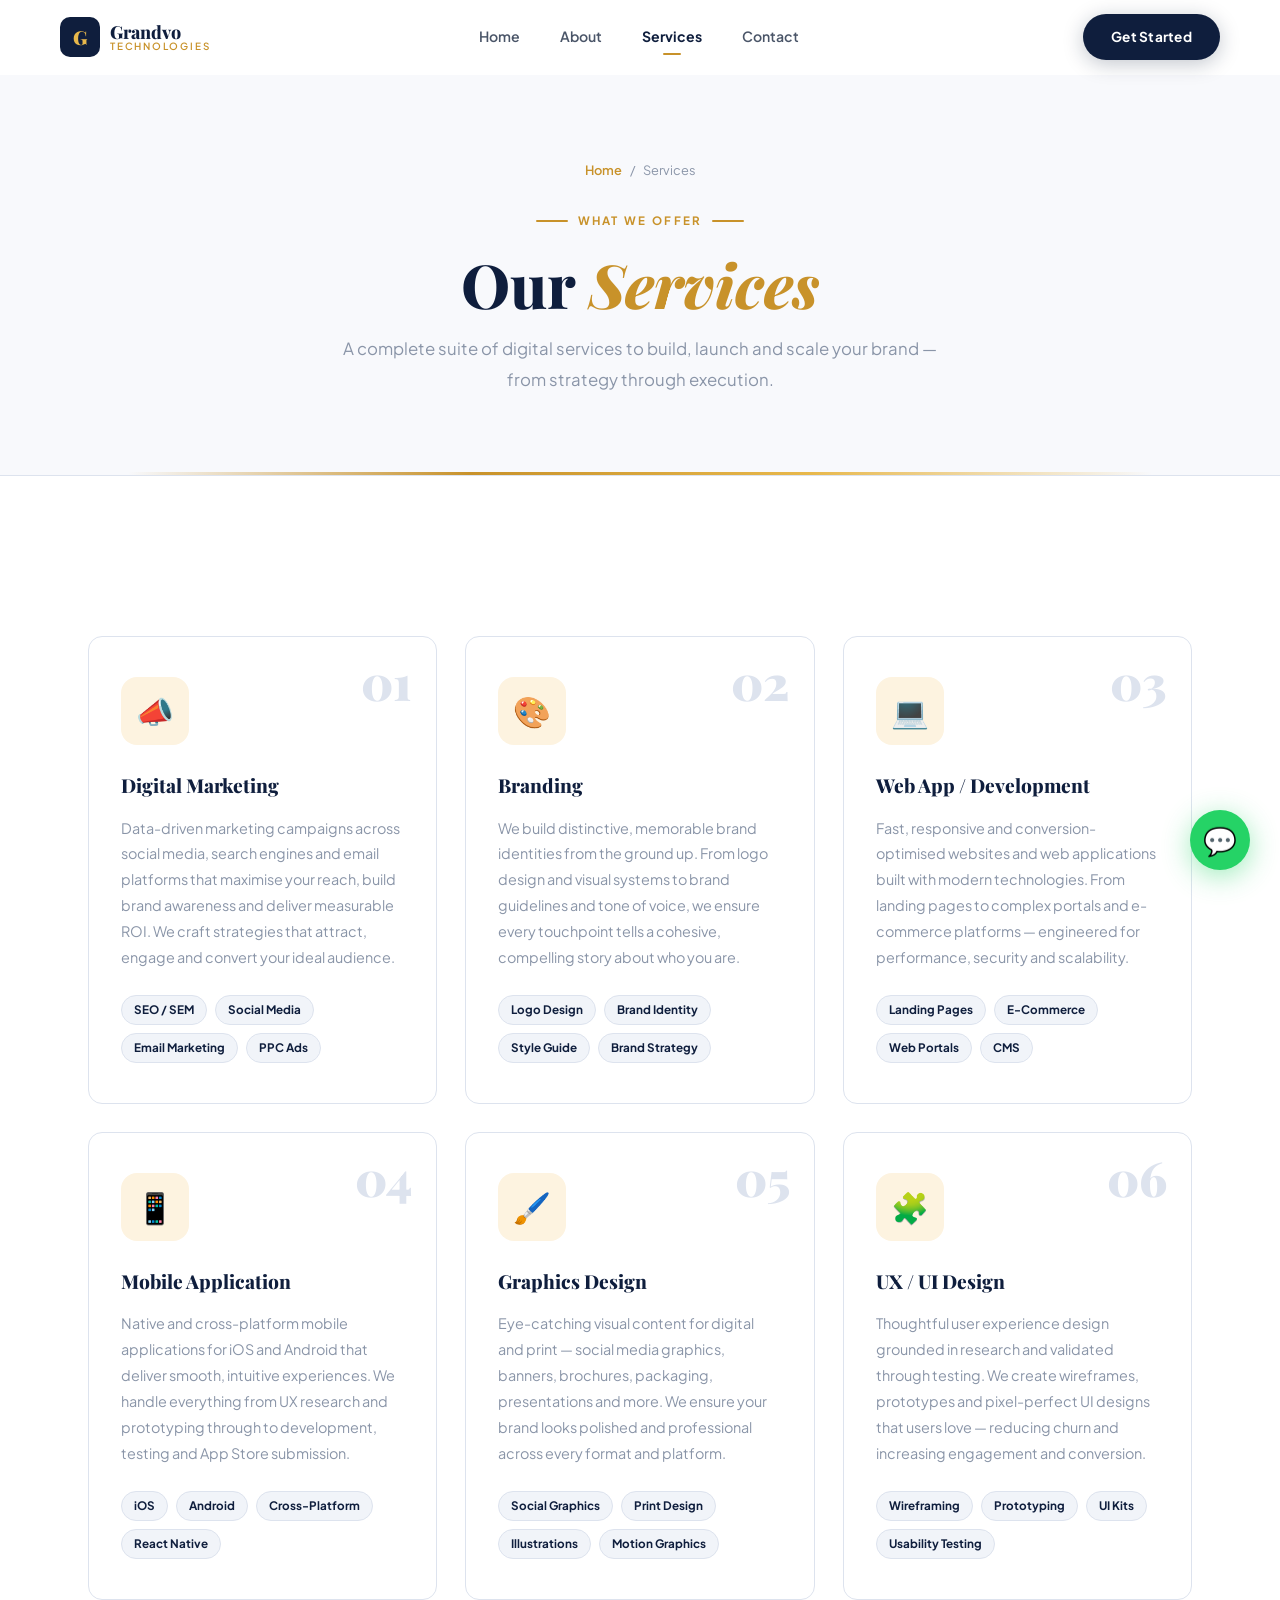
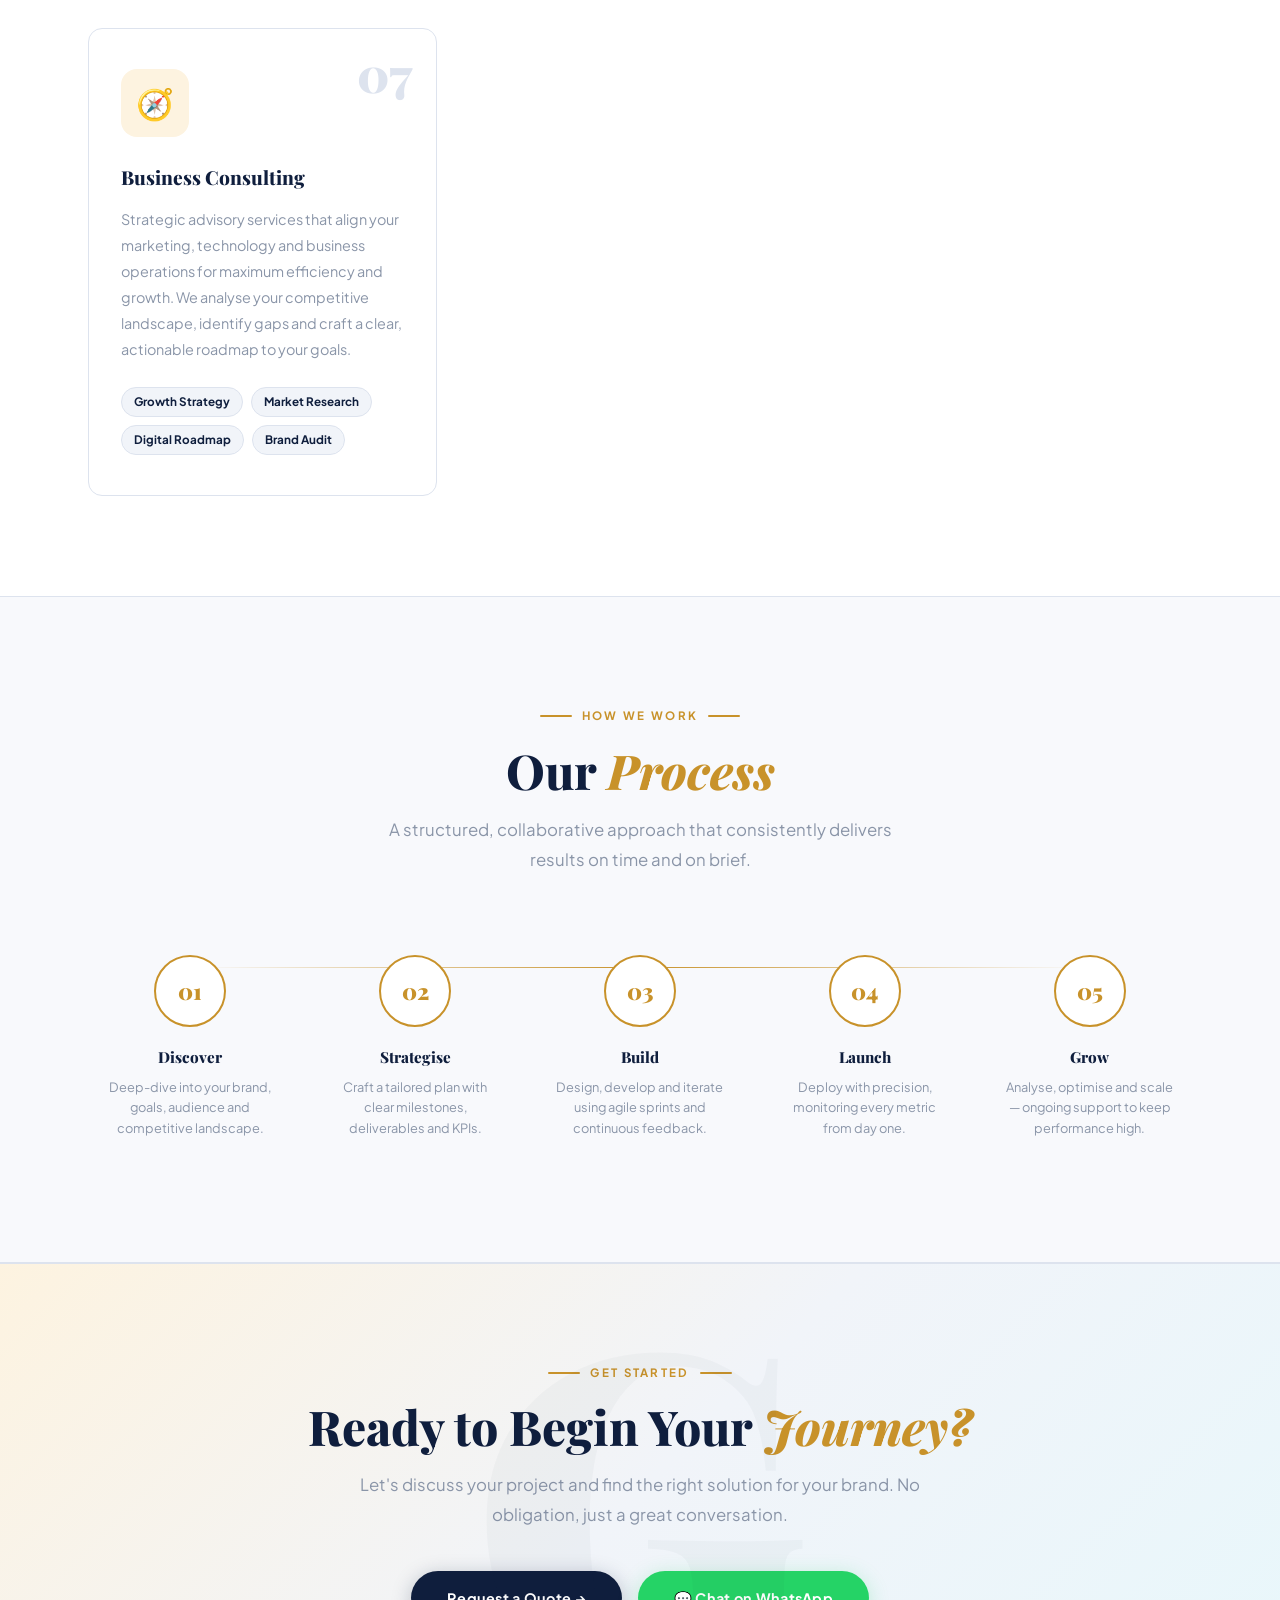
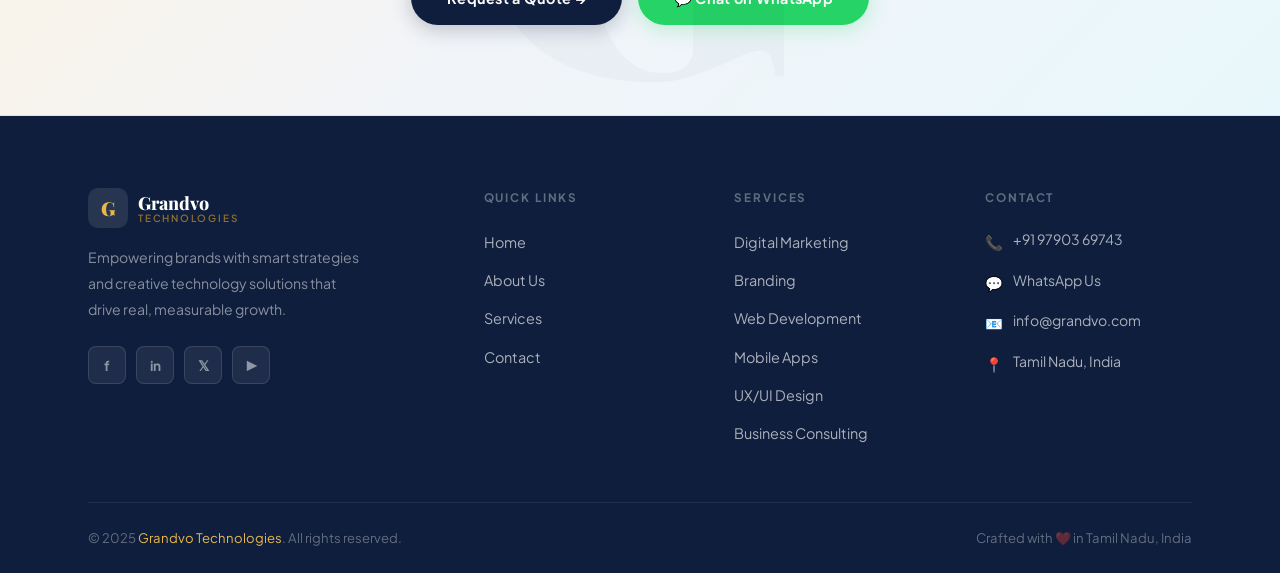
<file: services.html>
<!DOCTYPE html>
<html lang="en">
<head>
  <meta charset="UTF-8" />
  <meta name="viewport" content="width=device-width, initial-scale=1.0" />
  <title>Services — Grandvo Technologies</title>
  <meta name="description" content="Explore Grandvo Technologies' full range of services: Digital Marketing, Branding, Web Development, Mobile Apps, Graphics Design, UX/UI and Business Consulting." />
  <link rel="stylesheet" href="style.css" />
  <link rel="icon" href="data:image/svg+xml,<svg xmlns='http://www.w3.org/2000/svg' viewBox='0 0 100 100'><rect width='100' height='100' rx='18' fill='%230f1e3d'/><text y='.88em' font-size='72' x='14' font-family='Georgia,serif' font-weight='900' fill='%23e8b84b'>G</text></svg>" />
</head>
<body>

<!-- NAVBAR -->
<nav class="navbar" id="navbar">
  <div class="nav-inner">
    <a href="index.html" class="logo">
      <div class="logo-mark">G</div>
      <div class="logo-text">Grandvo<small>Technologies</small></div>
    </a>
    <div class="nav-links">
      <a href="index.html">Home</a>
      <a href="about.html">About</a>
      <a href="services.html" class="active">Services</a>
      <a href="contact.html">Contact</a>
    </div>
    <a href="contact.html" class="btn btn-primary nav-cta">Get Started</a>
    <button class="hamburger" id="hamburger" aria-label="Toggle menu"><span></span><span></span><span></span></button>
  </div>
  <div class="nav-mobile" id="navMobile">
    <a href="index.html">Home</a>
    <a href="about.html">About</a>
    <a href="services.html">Services</a>
    <a href="contact.html">Contact</a>
    <a href="contact.html" class="btn btn-primary">Get Started</a>
  </div>
</nav>

<!-- PAGE HERO -->
<section class="page-hero">
  <div class="container">
    <div class="breadcrumb">
      <a href="index.html">Home</a><span>/</span><span>Services</span>
    </div>
    <div class="eyebrow" style="justify-content:center;">
      <div class="eyebrow-line"></div>
      <span class="eyebrow-text">What We Offer</span>
      <div class="eyebrow-line"></div>
    </div>
    <h1 class="section-title">Our <span class="highlight">Services</span></h1>
    <p class="section-subtitle" style="margin:0 auto; max-width:600px;">A complete suite of digital services to build, launch and scale your brand — from strategy through execution.</p>
  </div>
</section>

<!-- SERVICES FULL GRID -->
<section class="section">
  <div class="container">
    <div class="services-full-grid">

      <div class="sfc reveal">
        <div class="sfc-num">01</div>
        <div class="sfc-icon">📣</div>
        <h3>Digital Marketing</h3>
        <p>Data-driven marketing campaigns across social media, search engines and email platforms that maximise your reach, build brand awareness and deliver measurable ROI. We craft strategies that attract, engage and convert your ideal audience.</p>
        <div class="sfc-tags">
          <span class="sfc-tag">SEO / SEM</span>
          <span class="sfc-tag">Social Media</span>
          <span class="sfc-tag">Email Marketing</span>
          <span class="sfc-tag">PPC Ads</span>
        </div>
      </div>

      <div class="sfc reveal reveal-delay-1">
        <div class="sfc-num">02</div>
        <div class="sfc-icon">🎨</div>
        <h3>Branding</h3>
        <p>We build distinctive, memorable brand identities from the ground up. From logo design and visual systems to brand guidelines and tone of voice, we ensure every touchpoint tells a cohesive, compelling story about who you are.</p>
        <div class="sfc-tags">
          <span class="sfc-tag">Logo Design</span>
          <span class="sfc-tag">Brand Identity</span>
          <span class="sfc-tag">Style Guide</span>
          <span class="sfc-tag">Brand Strategy</span>
        </div>
      </div>

      <div class="sfc reveal reveal-delay-2">
        <div class="sfc-num">03</div>
        <div class="sfc-icon">💻</div>
        <h3>Web App / Development</h3>
        <p>Fast, responsive and conversion-optimised websites and web applications built with modern technologies. From landing pages to complex portals and e-commerce platforms — engineered for performance, security and scalability.</p>
        <div class="sfc-tags">
          <span class="sfc-tag">Landing Pages</span>
          <span class="sfc-tag">E-Commerce</span>
          <span class="sfc-tag">Web Portals</span>
          <span class="sfc-tag">CMS</span>
        </div>
      </div>

      <div class="sfc reveal">
        <div class="sfc-num">04</div>
        <div class="sfc-icon">📱</div>
        <h3>Mobile Application</h3>
        <p>Native and cross-platform mobile applications for iOS and Android that deliver smooth, intuitive experiences. We handle everything from UX research and prototyping through to development, testing and App Store submission.</p>
        <div class="sfc-tags">
          <span class="sfc-tag">iOS</span>
          <span class="sfc-tag">Android</span>
          <span class="sfc-tag">Cross-Platform</span>
          <span class="sfc-tag">React Native</span>
        </div>
      </div>

      <div class="sfc reveal reveal-delay-1">
        <div class="sfc-num">05</div>
        <div class="sfc-icon">🖌️</div>
        <h3>Graphics Design</h3>
        <p>Eye-catching visual content for digital and print — social media graphics, banners, brochures, packaging, presentations and more. We ensure your brand looks polished and professional across every format and platform.</p>
        <div class="sfc-tags">
          <span class="sfc-tag">Social Graphics</span>
          <span class="sfc-tag">Print Design</span>
          <span class="sfc-tag">Illustrations</span>
          <span class="sfc-tag">Motion Graphics</span>
        </div>
      </div>

      <div class="sfc reveal reveal-delay-2">
        <div class="sfc-num">06</div>
        <div class="sfc-icon">🧩</div>
        <h3>UX / UI Design</h3>
        <p>Thoughtful user experience design grounded in research and validated through testing. We create wireframes, prototypes and pixel-perfect UI designs that users love — reducing churn and increasing engagement and conversion.</p>
        <div class="sfc-tags">
          <span class="sfc-tag">Wireframing</span>
          <span class="sfc-tag">Prototyping</span>
          <span class="sfc-tag">UI Kits</span>
          <span class="sfc-tag">Usability Testing</span>
        </div>
      </div>

      <div class="sfc reveal" style="grid-column: span 1;">
        <div class="sfc-num">07</div>
        <div class="sfc-icon">🧭</div>
        <h3>Business Consulting</h3>
        <p>Strategic advisory services that align your marketing, technology and business operations for maximum efficiency and growth. We analyse your competitive landscape, identify gaps and craft a clear, actionable roadmap to your goals.</p>
        <div class="sfc-tags">
          <span class="sfc-tag">Growth Strategy</span>
          <span class="sfc-tag">Market Research</span>
          <span class="sfc-tag">Digital Roadmap</span>
          <span class="sfc-tag">Brand Audit</span>
        </div>
      </div>

    </div>
  </div>
</section>

<!-- PROCESS -->
<section class="section" style="background:var(--snow); border-top:1px solid var(--border); border-bottom:1px solid var(--border);">
  <div class="container">
    <div class="center reveal">
      <div class="eyebrow" style="justify-content:center;">
        <div class="eyebrow-line"></div>
        <span class="eyebrow-text">How We Work</span>
        <div class="eyebrow-line"></div>
      </div>
      <h2 class="section-title">Our <span class="highlight">Process</span></h2>
      <p class="section-subtitle">A structured, collaborative approach that consistently delivers results on time and on brief.</p>
    </div>
    <div class="process-steps">
      <div class="pstep reveal reveal-delay-1">
        <div class="pstep-num">01</div>
        <h4>Discover</h4>
        <p>Deep-dive into your brand, goals, audience and competitive landscape.</p>
      </div>
      <div class="pstep reveal reveal-delay-2">
        <div class="pstep-num">02</div>
        <h4>Strategise</h4>
        <p>Craft a tailored plan with clear milestones, deliverables and KPIs.</p>
      </div>
      <div class="pstep reveal reveal-delay-3">
        <div class="pstep-num">03</div>
        <h4>Build</h4>
        <p>Design, develop and iterate using agile sprints and continuous feedback.</p>
      </div>
      <div class="pstep reveal reveal-delay-1">
        <div class="pstep-num">04</div>
        <h4>Launch</h4>
        <p>Deploy with precision, monitoring every metric from day one.</p>
      </div>
      <div class="pstep reveal reveal-delay-2">
        <div class="pstep-num">05</div>
        <h4>Grow</h4>
        <p>Analyse, optimise and scale — ongoing support to keep performance high.</p>
      </div>
    </div>
  </div>
</section>

<!-- CTA -->
<section class="cta-band reveal">
  <div class="container">
    <div class="eyebrow" style="justify-content:center; margin-bottom:16px;">
      <div class="eyebrow-line"></div>
      <span class="eyebrow-text">Get Started</span>
      <div class="eyebrow-line"></div>
    </div>
    <h2 class="section-title">Ready to Begin Your <span class="highlight">Journey?</span></h2>
    <p class="section-subtitle" style="margin:0 auto 40px;">Let's discuss your project and find the right solution for your brand. No obligation, just a great conversation.</p>
    <div class="btn-group">
      <a href="contact.html" class="btn btn-primary">Request a Quote &rarr;</a>
      <a href="https://wa.me/919790369743?text=Hi%2C%20I%20am%20interested%20in%20your%20services" target="_blank" rel="noopener" class="btn btn-whatsapp">💬 Chat on WhatsApp</a>
    </div>
  </div>
</section>

<!-- FOOTER -->
<footer class="footer">
  <div class="container">
    <div class="footer-grid">
      <div class="footer-brand">
        <a href="index.html" class="logo">
          <div class="logo-mark footer-logo-mark">G</div>
          <div class="logo-text footer-logo-text">Grandvo<small>Technologies</small></div>
        </a>
        <p>Empowering brands with smart strategies and creative technology solutions that drive real, measurable growth.</p>
        <div class="social-links">
          <a href="#" class="social-link">f</a>
          <a href="#" class="social-link">in</a>
          <a href="#" class="social-link">𝕏</a>
          <a href="#" class="social-link">▶</a>
        </div>
      </div>
      <div class="footer-col">
        <h4>Quick Links</h4>
        <ul>
          <li><a href="index.html">Home</a></li>
          <li><a href="about.html">About Us</a></li>
          <li><a href="services.html">Services</a></li>
          <li><a href="contact.html">Contact</a></li>
        </ul>
      </div>
      <div class="footer-col">
        <h4>Services</h4>
        <ul>
          <li><a href="services.html">Digital Marketing</a></li>
          <li><a href="services.html">Branding</a></li>
          <li><a href="services.html">Web Development</a></li>
          <li><a href="services.html">Mobile Apps</a></li>
          <li><a href="services.html">UX/UI Design</a></li>
          <li><a href="services.html">Business Consulting</a></li>
        </ul>
      </div>
      <div class="footer-col">
        <h4>Contact</h4>
        <div class="footer-contact-item"><span>📞</span><a href="tel:9790369743">+91 97903 69743</a></div>
        <div class="footer-contact-item"><span>💬</span><a href="https://wa.me/919790369743?text=Hi%2C%20I%20am%20interested%20in%20your%20services" target="_blank" rel="noopener">WhatsApp Us</a></div>
        <div class="footer-contact-item"><span>📧</span><a href="mailto:info@grandvo.com">info@grandvo.com</a></div>
        <div class="footer-contact-item"><span>📍</span><p>Tamil Nadu, India</p></div>
      </div>
    </div>
    <div class="footer-bottom">
      <p>© 2025 <a href="index.html">Grandvo Technologies</a>. All rights reserved.</p>
      <p>Crafted with ❤️ in Tamil Nadu, India</p>
    </div>
  </div>
</footer>

<a class="whatsapp-float" href="https://wa.me/919790369743?text=Hi%2C%20I%20am%20interested%20in%20your%20services" target="_blank" rel="noopener" aria-label="WhatsApp">
  <span class="wa-tooltip">Chat with us!</span>💬
</a>
<script src="script.js"></script>
</body>
</html>
</file>
<file: style.css>
/* ============================================================
   Grandvo Technologies — Premium Light Theme
   Palette: Crisp White · Deep Navy · Gold Accent · Slate
   Fonts: Playfair Display (headings) · Plus Jakarta Sans (body)
============================================================ */

@import url('https://fonts.googleapis.com/css2?family=Playfair+Display:wght@600;700;800;900&family=Plus+Jakarta+Sans:wght@300;400;500;600;700&display=swap');

/* ─── Variables ─── */
:root {
  --white:       #ffffff;
  --snow:        #f8f9fc;
  --pearl:       #f1f4f9;
  --silver:      #e4e9f2;
  --slate:       #8a95a8;
  --steel:       #4a5568;
  --navy:        #0f1e3d;
  --navy-mid:    #1a3060;
  --gold:        #c8922a;
  --gold-light:  #e8b84b;
  --gold-pale:   #fdf3e0;
  --teal:        #0ea5c9;
  --teal-pale:   #e8f7fb;
  --red-accent:  #e63946;

  --font-head:   'Playfair Display', Georgia, serif;
  --font-body:   'Plus Jakarta Sans', sans-serif;
  --radius-sm:   8px;
  --radius:      14px;
  --radius-lg:   24px;
  --shadow-sm:   0 2px 12px rgba(15,30,61,0.08);
  --shadow:      0 8px 32px rgba(15,30,61,0.12);
  --shadow-lg:   0 20px 60px rgba(15,30,61,0.16);
  --transition:  0.3s cubic-bezier(0.4, 0, 0.2, 1);
  --border:      #dde3ee;
}

/* ─── Reset ─── */
*, *::before, *::after { box-sizing: border-box; margin: 0; padding: 0; }
html { scroll-behavior: smooth; }
body {
  font-family: var(--font-body);
  background: var(--white);
  color: var(--steel);
  line-height: 1.7;
  overflow-x: hidden;
}
img { max-width: 100%; display: block; }
a { text-decoration: none; color: inherit; }
ul { list-style: none; }

::-webkit-scrollbar { width: 5px; }
::-webkit-scrollbar-track { background: var(--pearl); }
::-webkit-scrollbar-thumb { background: var(--navy); border-radius: 10px; }
::selection { background: var(--gold-light); color: var(--navy); }

/* ============================================================
   UTILITY
============================================================ */
.container { max-width: 1160px; margin: 0 auto; padding: 0 28px; }
.section   { padding: 100px 0; }

.eyebrow {
  display: inline-flex;
  align-items: center;
  gap: 10px;
  margin-bottom: 18px;
}
.eyebrow-line {
  width: 32px; height: 2px;
  background: var(--gold);
  border-radius: 2px;
  flex-shrink: 0;
}
.eyebrow-text {
  font-family: var(--font-body);
  font-size: 0.72rem;
  font-weight: 700;
  letter-spacing: 0.2em;
  text-transform: uppercase;
  color: var(--gold);
}
.section-title {
  font-family: var(--font-head);
  font-size: clamp(2rem, 4vw, 3rem);
  font-weight: 800;
  color: var(--navy);
  line-height: 1.15;
  margin-bottom: 16px;
}
.section-subtitle {
  font-size: 1.05rem;
  color: var(--slate);
  max-width: 560px;
  line-height: 1.8;
}
.highlight { color: var(--gold); font-style: italic; }
.center { text-align: center; }
.center .section-subtitle { margin: 0 auto; }

/* ─── Buttons ─── */
.btn {
  display: inline-flex;
  align-items: center;
  gap: 10px;
  font-family: var(--font-body);
  font-size: 0.9rem;
  font-weight: 700;
  letter-spacing: 0.02em;
  padding: 15px 36px;
  border-radius: 50px;
  border: none;
  cursor: pointer;
  transition: var(--transition);
}
.btn-primary {
  background: var(--navy);
  color: var(--white);
  box-shadow: 0 4px 20px rgba(15,30,61,0.25);
}
.btn-primary:hover {
  background: var(--navy-mid);
  transform: translateY(-2px);
  box-shadow: 0 10px 32px rgba(15,30,61,0.3);
}
.btn-gold {
  background: linear-gradient(135deg, var(--gold), var(--gold-light));
  color: var(--white);
  box-shadow: 0 4px 20px rgba(200,146,42,0.3);
}
.btn-gold:hover {
  transform: translateY(-2px);
  box-shadow: 0 10px 32px rgba(200,146,42,0.4);
}
.btn-outline {
  background: transparent;
  color: var(--navy);
  border: 2px solid var(--navy);
}
.btn-outline:hover {
  background: var(--navy);
  color: var(--white);
  transform: translateY(-2px);
}
.btn-whatsapp {
  background: #25d366;
  color: #fff;
  box-shadow: 0 4px 20px rgba(37,211,102,0.25);
}
.btn-whatsapp:hover {
  background: #20ba5a;
  transform: translateY(-2px);
  box-shadow: 0 10px 30px rgba(37,211,102,0.4);
}

/* ============================================================
   NAVBAR
============================================================ */
.navbar {
  position: fixed;
  top: 0; left: 0; right: 0;
  z-index: 1000;
  padding: 0 28px;
  background: rgba(255,255,255,0.92);
  backdrop-filter: blur(20px);
  border-bottom: 1px solid transparent;
  transition: border-color 0.3s, box-shadow 0.3s;
}
.navbar.scrolled {
  border-color: var(--border);
  box-shadow: var(--shadow-sm);
}
.nav-inner {
  max-width: 1160px;
  margin: 0 auto;
  display: flex;
  align-items: center;
  justify-content: space-between;
  height: 74px;
}
.logo {
  display: flex;
  align-items: center;
  gap: 10px;
}
.logo-mark {
  width: 40px; height: 40px;
  background: var(--navy);
  border-radius: 10px;
  display: flex; align-items: center; justify-content: center;
  font-family: var(--font-head);
  font-size: 1.2rem;
  font-weight: 900;
  color: var(--gold-light);
  flex-shrink: 0;
}
.logo-text {
  font-family: var(--font-head);
  font-size: 1.12rem;
  font-weight: 800;
  color: var(--navy);
  line-height: 1.1;
}
.logo-text small {
  display: block;
  font-family: var(--font-body);
  font-size: 0.62rem;
  font-weight: 600;
  letter-spacing: 0.18em;
  text-transform: uppercase;
  color: var(--gold);
  font-style: normal;
}
.nav-links {
  display: flex;
  align-items: center;
  gap: 4px;
}
.nav-links a {
  font-size: 0.88rem;
  font-weight: 600;
  color: var(--steel);
  padding: 8px 18px;
  border-radius: 50px;
  transition: var(--transition);
  position: relative;
}
.nav-links a:hover { color: var(--navy); background: var(--pearl); }
.nav-links a.active { color: var(--navy); font-weight: 700; }
.nav-links a.active::after {
  content: '';
  position: absolute;
  bottom: 2px; left: 50%;
  transform: translateX(-50%);
  width: 18px; height: 2px;
  background: var(--gold);
  border-radius: 2px;
}
.nav-cta { margin-left: 16px; padding: 11px 28px; font-size: 0.85rem; }
.hamburger {
  display: none;
  flex-direction: column;
  gap: 5px;
  background: none;
  border: none;
  cursor: pointer;
  padding: 6px;
}
.hamburger span {
  display: block;
  width: 22px; height: 2px;
  background: var(--navy);
  border-radius: 2px;
  transition: var(--transition);
}
.hamburger.open span:nth-child(1) { transform: translateY(7px) rotate(45deg); }
.hamburger.open span:nth-child(2) { opacity: 0; }
.hamburger.open span:nth-child(3) { transform: translateY(-7px) rotate(-45deg); }
.nav-mobile {
  display: none;
  flex-direction: column;
  background: var(--white);
  padding: 16px 28px 28px;
  border-top: 1px solid var(--border);
  box-shadow: var(--shadow);
}
.nav-mobile.open { display: flex; }
.nav-mobile a {
  font-size: 1rem;
  font-weight: 600;
  color: var(--steel);
  padding: 13px 0;
  border-bottom: 1px solid var(--border);
}
.nav-mobile a:hover, .nav-mobile a.active { color: var(--navy); }
.nav-mobile .btn { margin-top: 20px; justify-content: center; }

/* ============================================================
   HERO
============================================================ */
.hero {
  min-height: 100vh;
  display: flex;
  align-items: center;
  padding-top: 74px;
  position: relative;
  overflow: hidden;
  background: var(--white);
}
/* Geometric background pattern */
.hero::before {
  content: '';
  position: absolute;
  right: 0; top: 0;
  width: 55%;
  height: 100%;
  background: var(--snow);
  clip-path: polygon(12% 0, 100% 0, 100% 100%, 0% 100%);
  z-index: 0;
}
/* Gold accent line */
.hero::after {
  content: '';
  position: absolute;
  right: 54.5%;
  top: 15%; bottom: 15%;
  width: 3px;
  background: linear-gradient(180deg, transparent, var(--gold), transparent);
  z-index: 1;
}
.hero-layout {
  position: relative;
  z-index: 2;
  display: grid;
  grid-template-columns: 1fr 1fr;
  gap: 64px;
  align-items: center;
  width: 100%;
  max-width: 1160px;
  margin: 0 auto;
  padding: 0 28px;
}
.hero-content {}
.hero-eyebrow {
  display: flex;
  align-items: center;
  gap: 12px;
  margin-bottom: 28px;
  animation: slideIn 0.7s ease both;
}
.hero-eyebrow-line {
  width: 48px; height: 2px;
  background: linear-gradient(90deg, var(--gold), var(--gold-light));
}
.hero-eyebrow-text {
  font-size: 0.72rem;
  font-weight: 700;
  letter-spacing: 0.22em;
  text-transform: uppercase;
  color: var(--gold);
}
.hero-title {
  font-family: var(--font-head);
  font-size: clamp(2.8rem, 5.5vw, 4.8rem);
  font-weight: 900;
  color: var(--navy);
  line-height: 1.07;
  margin-bottom: 24px;
  animation: slideIn 0.7s 0.1s ease both;
}
.hero-title em {
  font-style: italic;
  color: var(--gold);
  display: block;
}
.hero-sub {
  font-size: 1.1rem;
  color: var(--slate);
  max-width: 480px;
  line-height: 1.85;
  margin-bottom: 40px;
  animation: slideIn 0.7s 0.2s ease both;
}
.hero-actions {
  display: flex;
  gap: 16px;
  flex-wrap: wrap;
  animation: slideIn 0.7s 0.3s ease both;
}
.hero-trust {
  display: flex;
  align-items: center;
  gap: 16px;
  margin-top: 52px;
  padding-top: 40px;
  border-top: 1px solid var(--border);
  animation: slideIn 0.7s 0.4s ease both;
}
.trust-avatars {
  display: flex;
}
.trust-av {
  width: 36px; height: 36px;
  border-radius: 50%;
  background: var(--navy);
  border: 2.5px solid var(--white);
  display: flex; align-items: center; justify-content: center;
  font-size: 0.75rem;
  font-weight: 700;
  color: var(--gold-light);
  margin-right: -10px;
  font-family: var(--font-head);
}
.trust-av:nth-child(2) { background: var(--navy-mid); }
.trust-av:nth-child(3) { background: var(--gold); color: var(--white); }
.trust-text { margin-left: 18px; }
.trust-text strong { display: block; font-size: 0.88rem; font-weight: 700; color: var(--navy); }
.trust-text span { font-size: 0.78rem; color: var(--slate); }
.trust-stars { color: var(--gold); font-size: 0.82rem; }

/* Hero visual side */
.hero-visual {
  animation: fadeUp 0.9s 0.3s ease both;
  position: relative;
}
.hero-card-stack {
  position: relative;
  height: 480px;
}
.hcard {
  position: absolute;
  background: var(--white);
  border-radius: var(--radius-lg);
  box-shadow: var(--shadow-lg);
  border: 1px solid var(--border);
  padding: 28px;
}
.hcard-main {
  width: 88%;
  top: 0; left: 0;
  z-index: 2;
}
.hcard-main-header {
  display: flex;
  align-items: center;
  gap: 12px;
  margin-bottom: 20px;
}
.hcard-logo {
  width: 42px; height: 42px;
  background: var(--navy);
  border-radius: 10px;
  display: flex; align-items: center; justify-content: center;
  font-family: var(--font-head);
  font-weight: 900;
  color: var(--gold-light);
  font-size: 1.1rem;
}
.hcard-main-header h4 {
  font-family: var(--font-head);
  font-size: 1.05rem;
  font-weight: 800;
  color: var(--navy);
}
.hcard-main-header p { font-size: 0.78rem; color: var(--slate); }
.hcard-metric {
  display: flex;
  gap: 16px;
  margin-bottom: 20px;
}
.hm-item { flex: 1; background: var(--snow); border-radius: 10px; padding: 14px; text-align: center; }
.hm-item .num { font-family: var(--font-head); font-size: 1.4rem; font-weight: 800; color: var(--navy); display: block; }
.hm-item .lbl { font-size: 0.72rem; color: var(--slate); font-weight: 500; }
.hcard-bar { background: var(--pearl); border-radius: 10px; overflow: hidden; height: 8px; margin-bottom: 8px; }
.hcard-bar-fill {
  height: 100%;
  border-radius: 10px;
  background: linear-gradient(90deg, var(--gold), var(--gold-light));
  animation: barGrow 1.5s 1s ease both;
}
@keyframes barGrow { from { width: 0 !important; } }
.hcard-bar-fill-2 { background: linear-gradient(90deg, var(--navy), var(--navy-mid)); }
.hcard-bar-label { display: flex; justify-content: space-between; font-size: 0.75rem; color: var(--slate); margin-top: 6px; }

.hcard-stat {
  width: 52%;
  bottom: 30px; right: 0;
  z-index: 3;
  display: flex;
  flex-direction: column;
  gap: 14px;
}
.hstat-row {
  display: flex;
  align-items: center;
  gap: 12px;
  background: var(--snow);
  border-radius: 10px;
  padding: 12px 14px;
}
.hstat-icon {
  width: 34px; height: 34px;
  border-radius: 8px;
  display: flex; align-items: center; justify-content: center;
  font-size: 1rem;
  flex-shrink: 0;
}
.hstat-icon.gold { background: var(--gold-pale); }
.hstat-icon.teal { background: var(--teal-pale); }
.hstat-icon.navy { background: #e8ecf5; }
.hstat-text strong { display: block; font-size: 0.88rem; font-weight: 700; color: var(--navy); }
.hstat-text span { font-size: 0.72rem; color: var(--slate); }

/* Floating badge */
.hero-badge {
  position: absolute;
  top: -16px; right: -16px;
  background: linear-gradient(135deg, var(--gold), var(--gold-light));
  color: var(--white);
  border-radius: 50%;
  width: 88px; height: 88px;
  display: flex;
  flex-direction: column;
  align-items: center;
  justify-content: center;
  font-family: var(--font-head);
  font-size: 0.72rem;
  font-weight: 800;
  text-align: center;
  line-height: 1.2;
  box-shadow: 0 8px 24px rgba(200,146,42,0.35);
  animation: badgeSpin 20s linear infinite;
  z-index: 10;
}
@keyframes badgeSpin { to { transform: rotate(360deg); } }
.hero-badge .inner { transform: rotate(0deg); animation: badgeSpinReverse 20s linear infinite; font-size: 1.3rem; }
@keyframes badgeSpinReverse { to { transform: rotate(-360deg); } }

@keyframes slideIn {
  from { opacity: 0; transform: translateX(-24px); }
  to   { opacity: 1; transform: translateX(0); }
}
@keyframes fadeUp {
  from { opacity: 0; transform: translateY(32px); }
  to   { opacity: 1; transform: translateY(0); }
}

/* ============================================================
   STATS BAR
============================================================ */
.stats-bar {
  background: var(--navy);
  padding: 0;
}
.stats-bar-inner {
  display: flex;
  align-items: stretch;
}
.stat-block {
  flex: 1;
  text-align: center;
  padding: 40px 20px;
  border-right: 1px solid rgba(255,255,255,0.08);
  transition: background 0.3s;
}
.stat-block:last-child { border-right: none; }
.stat-block:hover { background: rgba(255,255,255,0.05); }
.stat-block .num {
  font-family: var(--font-head);
  font-size: 2.4rem;
  font-weight: 900;
  color: var(--gold-light);
  display: block;
  line-height: 1;
  margin-bottom: 8px;
}
.stat-block .lbl { font-size: 0.82rem; color: rgba(255,255,255,0.55); font-weight: 500; }

/* ============================================================
   SERVICES PREVIEW
============================================================ */
.services-preview { background: var(--snow); }
.services-grid {
  display: grid;
  grid-template-columns: repeat(3, 1fr);
  gap: 24px;
  margin-top: 56px;
}
.scard {
  background: var(--white);
  border: 1px solid var(--border);
  border-radius: var(--radius);
  padding: 36px 30px;
  transition: var(--transition);
  position: relative;
  overflow: hidden;
  cursor: default;
}
.scard::before {
  content: '';
  position: absolute;
  top: 0; left: 0; right: 0;
  height: 3px;
  background: linear-gradient(90deg, var(--gold), var(--gold-light));
  transform: scaleX(0);
  transform-origin: left;
  transition: transform 0.4s ease;
}
.scard:hover {
  transform: translateY(-6px);
  box-shadow: var(--shadow-lg);
  border-color: transparent;
}
.scard:hover::before { transform: scaleX(1); }
.scard-icon {
  width: 56px; height: 56px;
  background: var(--gold-pale);
  border-radius: 14px;
  display: flex; align-items: center; justify-content: center;
  font-size: 1.5rem;
  margin-bottom: 22px;
  transition: transform 0.3s;
}
.scard:hover .scard-icon { transform: scale(1.1) rotate(-4deg); }
.scard h3 {
  font-family: var(--font-head);
  font-size: 1.08rem;
  font-weight: 800;
  color: var(--navy);
  margin-bottom: 10px;
}
.scard p { font-size: 0.88rem; color: var(--slate); line-height: 1.75; }
.scard-arrow {
  position: absolute;
  bottom: 28px; right: 28px;
  width: 32px; height: 32px;
  border-radius: 50%;
  border: 1.5px solid var(--border);
  display: flex; align-items: center; justify-content: center;
  font-size: 0.85rem;
  color: var(--slate);
  transition: var(--transition);
}
.scard:hover .scard-arrow {
  background: var(--gold);
  border-color: var(--gold);
  color: var(--white);
  transform: translateX(2px);
}

/* ============================================================
   WHY US SPLIT
============================================================ */
.why-split {
  background: var(--white);
}
.why-split-grid {
  display: grid;
  grid-template-columns: 1fr 1fr;
  gap: 80px;
  align-items: center;
}
.why-left {}
.why-left .section-title { text-align: left; }
.why-left .section-subtitle { margin: 0 0 36px; }
.why-points { display: flex; flex-direction: column; gap: 22px; }
.why-pt {
  display: flex;
  gap: 16px;
  align-items: flex-start;
}
.why-pt-num {
  font-family: var(--font-head);
  font-size: 1.8rem;
  font-weight: 900;
  color: var(--border);
  line-height: 1;
  flex-shrink: 0;
  width: 44px;
}
.why-pt-body h4 {
  font-family: var(--font-head);
  font-size: 1rem;
  font-weight: 800;
  color: var(--navy);
  margin-bottom: 5px;
}
.why-pt-body p { font-size: 0.87rem; color: var(--slate); line-height: 1.7; }
.why-right {
  display: grid;
  grid-template-columns: 1fr 1fr;
  gap: 20px;
}
.why-tile {
  background: var(--snow);
  border: 1px solid var(--border);
  border-radius: var(--radius);
  padding: 30px 24px;
  text-align: center;
  transition: var(--transition);
}
.why-tile:nth-child(even) { margin-top: 24px; }
.why-tile:hover { box-shadow: var(--shadow); border-color: var(--gold); transform: translateY(-4px); }
.why-tile-icon { font-size: 2rem; margin-bottom: 14px; }
.why-tile h4 {
  font-family: var(--font-head);
  font-size: 0.95rem;
  font-weight: 800;
  color: var(--navy);
  margin-bottom: 8px;
}
.why-tile p { font-size: 0.82rem; color: var(--slate); line-height: 1.6; }

/* ============================================================
   TESTIMONIALS / TRUST
============================================================ */
.trust-section { background: var(--navy); padding: 80px 0; }
.trust-section .section-title { color: var(--white); }
.trust-section .section-subtitle { color: rgba(255,255,255,0.55); }
.trust-section .eyebrow-text { color: var(--gold-light); }
.trust-section .eyebrow-line { background: var(--gold-light); }
.testimonials-grid {
  display: grid;
  grid-template-columns: repeat(3, 1fr);
  gap: 24px;
  margin-top: 52px;
}
.tcard {
  background: rgba(255,255,255,0.05);
  border: 1px solid rgba(255,255,255,0.1);
  border-radius: var(--radius);
  padding: 36px 30px;
  transition: var(--transition);
}
.tcard:hover { background: rgba(255,255,255,0.09); border-color: rgba(200,146,42,0.4); }
.tcard-stars { color: var(--gold-light); font-size: 0.9rem; margin-bottom: 16px; }
.tcard-quote {
  font-size: 0.93rem;
  color: rgba(255,255,255,0.8);
  line-height: 1.8;
  margin-bottom: 24px;
  font-style: italic;
}
.tcard-author { display: flex; align-items: center; gap: 12px; }
.tcard-av {
  width: 40px; height: 40px;
  border-radius: 50%;
  background: var(--gold);
  display: flex; align-items: center; justify-content: center;
  font-family: var(--font-head);
  font-weight: 800;
  color: var(--white);
  font-size: 0.9rem;
  flex-shrink: 0;
}
.tcard-av.b { background: var(--navy-mid); }
.tcard-av.c { background: var(--teal); }
.tcard-info strong { display: block; font-size: 0.88rem; font-weight: 700; color: var(--white); }
.tcard-info span { font-size: 0.78rem; color: rgba(255,255,255,0.45); }

/* ============================================================
   CTA BAND
============================================================ */
.cta-band {
  background: linear-gradient(135deg, var(--gold-pale) 0%, var(--pearl) 50%, var(--teal-pale) 100%);
  border-top: 1px solid var(--border);
  border-bottom: 1px solid var(--border);
  padding: 90px 0;
  text-align: center;
  position: relative;
  overflow: hidden;
}
.cta-band::before {
  content: 'G';
  position: absolute;
  font-family: var(--font-head);
  font-size: 28rem;
  font-weight: 900;
  color: var(--navy);
  opacity: 0.022;
  top: 50%; left: 50%;
  transform: translate(-50%, -50%);
  pointer-events: none;
  line-height: 1;
}
.cta-band .section-title { color: var(--navy); }
.cta-band .section-subtitle { margin: 0 auto 36px; }
.btn-group { display: flex; gap: 16px; justify-content: center; flex-wrap: wrap; }

/* ============================================================
   PAGE HERO (inner pages)
============================================================ */
.page-hero {
  padding: 160px 0 80px;
  background: var(--snow);
  border-bottom: 1px solid var(--border);
  position: relative;
  overflow: hidden;
  text-align: center;
}
.page-hero::before {
  content: '';
  position: absolute;
  bottom: 0; left: 0; right: 0;
  height: 3px;
  background: linear-gradient(90deg, transparent 10%, var(--gold), var(--gold-light), transparent 90%);
}
.page-hero .section-title { font-size: clamp(2.5rem, 5vw, 3.8rem); }
.page-hero .section-subtitle { margin: 0 auto; }
.breadcrumb {
  display: flex;
  align-items: center;
  justify-content: center;
  gap: 8px;
  margin-bottom: 20px;
  font-size: 0.8rem;
  color: var(--slate);
}
.breadcrumb a { color: var(--gold); font-weight: 600; }
.breadcrumb span { color: var(--slate); }

/* ============================================================
   ABOUT PAGE
============================================================ */
.about-intro-grid {
  display: grid;
  grid-template-columns: 1fr 1.1fr;
  gap: 72px;
  align-items: center;
}
.about-visual { position: relative; }
.about-img-box {
  border-radius: var(--radius-lg);
  overflow: hidden;
  background: linear-gradient(135deg, var(--snow) 0%, var(--pearl) 100%);
  border: 1px solid var(--border);
  aspect-ratio: 4/3.5;
  display: flex;
  flex-direction: column;
  align-items: center;
  justify-content: center;
  gap: 16px;
  position: relative;
}
.about-img-box::before {
  content: '';
  position: absolute;
  inset: 0;
  background:
    repeating-linear-gradient(45deg, transparent, transparent 20px, rgba(15,30,61,0.025) 20px, rgba(15,30,61,0.025) 21px);
}
.about-img-box .big-icon { font-size: 5rem; position: relative; z-index: 1; }
.about-img-box h3 {
  font-family: var(--font-head);
  font-size: 1.3rem;
  font-weight: 800;
  color: var(--navy);
  position: relative; z-index: 1;
}
.about-img-box p { font-size: 0.85rem; color: var(--slate); position: relative; z-index: 1; }
.about-badge {
  position: absolute;
  bottom: -20px; right: -20px;
  background: var(--navy);
  color: var(--white);
  border-radius: var(--radius);
  padding: 20px 24px;
  text-align: center;
  box-shadow: var(--shadow-lg);
}
.about-badge .num {
  font-family: var(--font-head);
  font-size: 2.2rem;
  font-weight: 900;
  color: var(--gold-light);
  display: block;
  line-height: 1;
}
.about-badge .lbl { font-size: 0.68rem; color: rgba(255,255,255,0.6); text-transform: uppercase; letter-spacing: 0.1em; margin-top: 4px; display: block; }
.about-text .section-title { text-align: left; }
.about-text .section-subtitle { margin: 0 0 32px; }
.check-list { display: flex; flex-direction: column; gap: 16px; margin-bottom: 36px; }
.check-item {
  display: flex;
  align-items: flex-start;
  gap: 14px;
}
.check-tick {
  width: 22px; height: 22px;
  border-radius: 50%;
  background: linear-gradient(135deg, var(--gold), var(--gold-light));
  display: flex; align-items: center; justify-content: center;
  font-size: 0.65rem;
  color: var(--white);
  font-weight: 900;
  flex-shrink: 0;
  margin-top: 2px;
}
.check-item-text h4 {
  font-weight: 700;
  font-size: 0.95rem;
  color: var(--navy);
  margin-bottom: 3px;
}
.check-item-text p { font-size: 0.85rem; color: var(--slate); }

/* Vision / Mission */
.vm-grid {
  display: grid;
  grid-template-columns: 1fr 1fr;
  gap: 28px;
  margin-top: 56px;
}
.vm-card {
  border-radius: var(--radius);
  padding: 44px 38px;
  position: relative;
  overflow: hidden;
}
.vm-card.vision { background: var(--navy); }
.vm-card.mission { background: var(--snow); border: 1px solid var(--border); }
.vm-card.vision h3 { color: var(--white); }
.vm-card.mission h3 { color: var(--navy); }
.vm-card.vision p { color: rgba(255,255,255,0.65); }
.vm-card.mission p { color: var(--slate); }
.vm-card-icon { font-size: 2.5rem; margin-bottom: 18px; display: block; }
.vm-card h3 { font-family: var(--font-head); font-size: 1.4rem; font-weight: 800; margin-bottom: 14px; }
.vm-card p { font-size: 0.93rem; line-height: 1.85; }
.vm-card.vision::after {
  content: '';
  position: absolute;
  bottom: -40px; right: -40px;
  width: 160px; height: 160px;
  border-radius: 50%;
  background: rgba(200,146,42,0.12);
}

/* Why Choose Us */
.why-cards-grid {
  display: grid;
  grid-template-columns: repeat(3, 1fr);
  gap: 24px;
  margin-top: 56px;
}
.wc-card {
  background: var(--white);
  border: 1px solid var(--border);
  border-radius: var(--radius);
  padding: 36px 28px;
  transition: var(--transition);
  text-align: center;
}
.wc-card:hover { box-shadow: var(--shadow-lg); border-color: var(--gold); transform: translateY(-5px); }
.wc-icon { font-size: 2.2rem; margin-bottom: 16px; display: block; }
.wc-card h3 { font-family: var(--font-head); font-size: 1rem; font-weight: 800; color: var(--navy); margin-bottom: 10px; }
.wc-card p { font-size: 0.87rem; color: var(--slate); line-height: 1.7; }

/* ============================================================
   SERVICES FULL PAGE
============================================================ */
.services-full-grid {
  display: grid;
  grid-template-columns: repeat(3, 1fr);
  gap: 28px;
  margin-top: 60px;
}
.sfc {
  background: var(--white);
  border: 1px solid var(--border);
  border-radius: var(--radius);
  padding: 40px 32px;
  transition: var(--transition);
  position: relative;
  overflow: hidden;
}
.sfc:hover {
  transform: translateY(-8px);
  box-shadow: var(--shadow-lg);
  border-color: transparent;
}
.sfc::before {
  content: '';
  position: absolute;
  bottom: 0; left: 0; right: 0;
  height: 3px;
  background: linear-gradient(90deg, var(--gold), var(--gold-light));
  transform: scaleX(0);
  transform-origin: left;
  transition: transform 0.4s ease;
}
.sfc:hover::before { transform: scaleX(1); }
.sfc-num {
  font-family: var(--font-head);
  font-size: 3rem;
  font-weight: 900;
  color: var(--border);
  position: absolute;
  top: 20px; right: 24px;
  line-height: 1;
}
.sfc-icon {
  width: 68px; height: 68px;
  background: var(--gold-pale);
  border-radius: 16px;
  display: flex; align-items: center; justify-content: center;
  font-size: 1.9rem;
  margin-bottom: 24px;
  transition: transform 0.3s;
}
.sfc:hover .sfc-icon { transform: scale(1.1) rotate(-4deg); }
.sfc h3 { font-family: var(--font-head); font-size: 1.2rem; font-weight: 800; color: var(--navy); margin-bottom: 14px; }
.sfc p { font-size: 0.9rem; color: var(--slate); line-height: 1.8; margin-bottom: 24px; }
.sfc-tags { display: flex; flex-wrap: wrap; gap: 8px; }
.sfc-tag {
  font-size: 0.73rem;
  font-weight: 700;
  color: var(--navy);
  background: var(--pearl);
  border: 1px solid var(--border);
  border-radius: 50px;
  padding: 4px 12px;
}
.sfc:hover .sfc-tag { background: var(--gold-pale); border-color: rgba(200,146,42,0.3); color: var(--gold); }

/* Process steps */
.process-steps {
  display: grid;
  grid-template-columns: repeat(5, 1fr);
  gap: 20px;
  margin-top: 56px;
  position: relative;
}
.process-steps::before {
  content: '';
  position: absolute;
  top: 36px; left: 10%; right: 10%;
  height: 1px;
  background: linear-gradient(90deg, transparent, var(--gold), transparent);
  z-index: 0;
}
.pstep {
  text-align: center;
  position: relative;
  z-index: 1;
  padding: 24px 16px;
}
.pstep-num {
  width: 72px; height: 72px;
  border-radius: 50%;
  background: var(--white);
  border: 2px solid var(--gold);
  display: flex; align-items: center; justify-content: center;
  font-family: var(--font-head);
  font-size: 1.4rem;
  font-weight: 900;
  color: var(--gold);
  margin: 0 auto 18px;
  transition: var(--transition);
}
.pstep:hover .pstep-num { background: var(--gold); color: var(--white); }
.pstep h4 { font-family: var(--font-head); font-size: 0.95rem; font-weight: 800; color: var(--navy); margin-bottom: 6px; }
.pstep p { font-size: 0.8rem; color: var(--slate); line-height: 1.6; }

/* ============================================================
   CONTACT PAGE
============================================================ */
.contact-layout {
  display: grid;
  grid-template-columns: 1fr 1.5fr;
  gap: 52px;
  margin-top: 56px;
  align-items: start;
}
.contact-info { display: flex; flex-direction: column; gap: 20px; }
.cic {
  background: var(--white);
  border: 1px solid var(--border);
  border-radius: var(--radius);
  padding: 24px;
  display: flex;
  align-items: flex-start;
  gap: 16px;
  transition: var(--transition);
}
.cic:hover { box-shadow: var(--shadow); border-color: var(--gold); }
.cic-icon {
  width: 46px; height: 46px;
  background: var(--gold-pale);
  border-radius: 10px;
  display: flex; align-items: center; justify-content: center;
  font-size: 1.2rem;
  flex-shrink: 0;
}
.cic-text h4 {
  font-size: 0.75rem;
  font-weight: 700;
  letter-spacing: 0.12em;
  text-transform: uppercase;
  color: var(--slate);
  margin-bottom: 5px;
}
.cic-text p, .cic-text a { font-size: 0.97rem; color: var(--navy); font-weight: 600; }
.cic-text a:hover { color: var(--gold); }
.cic-text small { display: block; font-size: 0.78rem; color: var(--slate); margin-top: 3px; }

/* WA highlight card */
.wa-highlight {
  background: linear-gradient(135deg, #128c7e, #25d366);
  border-radius: var(--radius);
  padding: 30px;
  text-align: center;
  color: white;
}
.wa-highlight h3 { font-family: var(--font-head); font-size: 1.15rem; font-weight: 800; margin: 12px 0 8px; }
.wa-highlight p { font-size: 0.85rem; opacity: 0.85; margin-bottom: 20px; }
.wa-btn {
  display: inline-block;
  background: white;
  color: #128c7e;
  font-weight: 800;
  font-size: 0.88rem;
  padding: 12px 28px;
  border-radius: 50px;
  font-family: var(--font-body);
  transition: transform 0.2s, box-shadow 0.2s;
}
.wa-btn:hover { transform: translateY(-2px); box-shadow: 0 8px 20px rgba(0,0,0,0.2); }

/* Form */
.contact-form-box {
  background: var(--white);
  border: 1px solid var(--border);
  border-radius: var(--radius-lg);
  padding: 48px 44px;
  box-shadow: var(--shadow);
}
.contact-form-box h3 {
  font-family: var(--font-head);
  font-size: 1.7rem;
  font-weight: 800;
  color: var(--navy);
  margin-bottom: 8px;
}
.contact-form-box > p { font-size: 0.9rem; color: var(--slate); margin-bottom: 32px; }
.form-group { display: flex; flex-direction: column; gap: 7px; margin-bottom: 20px; }
.form-group label {
  font-size: 0.78rem;
  font-weight: 700;
  letter-spacing: 0.08em;
  text-transform: uppercase;
  color: var(--steel);
}
.form-group input,
.form-group textarea,
.form-group select {
  background: var(--snow);
  border: 1.5px solid var(--border);
  border-radius: var(--radius-sm);
  padding: 13px 16px;
  color: var(--navy);
  font-family: var(--font-body);
  font-size: 0.95rem;
  outline: none;
  transition: border-color 0.25s, box-shadow 0.25s;
  width: 100%;
  -webkit-appearance: none;
}
.form-group input::placeholder,
.form-group textarea::placeholder { color: var(--slate); opacity: 0.6; }
.form-group input:focus,
.form-group textarea:focus,
.form-group select:focus {
  border-color: var(--gold);
  box-shadow: 0 0 0 3px rgba(200,146,42,0.12);
  background: var(--white);
}
.form-group textarea { resize: vertical; min-height: 130px; }
.form-row { display: grid; grid-template-columns: 1fr 1fr; gap: 16px; }
.form-error { color: var(--red-accent); font-size: 0.78rem; display: none; }
.form-success {
  display: none;
  background: #f0faf4;
  border: 1px solid #b4ddc3;
  border-radius: var(--radius-sm);
  padding: 16px 20px;
  color: #2d7a4f;
  font-weight: 600;
  font-size: 0.9rem;
  margin-top: 16px;
}

/* MAP */
.map-section { padding: 0 0 100px; }
.map-wrap {
  border-radius: var(--radius-lg);
  overflow: hidden;
  border: 1px solid var(--border);
  height: 420px;
  box-shadow: var(--shadow);
}
.map-wrap iframe { width: 100%; height: 100%; border: none; }

/* ============================================================
   FLOATING WHATSAPP
============================================================ */
.whatsapp-float {
  position: fixed;
  bottom: 30px; right: 30px;
  z-index: 999;
  width: 60px; height: 60px;
  background: #25d366;
  border-radius: 50%;
  display: flex; align-items: center; justify-content: center;
  font-size: 1.7rem;
  box-shadow: 0 6px 28px rgba(37,211,102,0.45);
  transition: transform 0.3s, box-shadow 0.3s;
}
.whatsapp-float:hover { transform: scale(1.12); box-shadow: 0 12px 40px rgba(37,211,102,0.6); }
.wa-tooltip {
  position: absolute;
  right: 70px;
  background: var(--navy);
  color: var(--white);
  font-size: 0.78rem;
  font-weight: 600;
  padding: 8px 14px;
  border-radius: var(--radius-sm);
  white-space: nowrap;
  opacity: 0;
  pointer-events: none;
  transition: opacity 0.3s;
  font-family: var(--font-body);
}
.wa-tooltip::after {
  content: '';
  position: absolute;
  top: 50%; right: -6px;
  transform: translateY(-50%);
  border: 6px solid transparent;
  border-right: none;
  border-left-color: var(--navy);
}
.whatsapp-float:hover .wa-tooltip { opacity: 1; }

/* ============================================================
   FOOTER
============================================================ */
.footer {
  background: var(--navy);
  padding: 72px 0 0;
}
.footer-grid {
  display: grid;
  grid-template-columns: 1.7fr 1fr 1fr 1fr;
  gap: 44px;
  padding-bottom: 56px;
}
.footer-brand .logo { margin-bottom: 16px; }
.footer-logo-mark {
  background: rgba(255,255,255,0.1);
  color: var(--gold-light);
}
.footer-logo-text { color: var(--white); }
.footer-logo-text small { color: rgba(200,146,42,0.7); }
.footer-brand p { font-size: 0.88rem; color: rgba(255,255,255,0.5); line-height: 1.85; max-width: 280px; margin-bottom: 24px; }
.social-links { display: flex; gap: 10px; }
.social-link {
  width: 38px; height: 38px;
  background: rgba(255,255,255,0.07);
  border: 1px solid rgba(255,255,255,0.12);
  border-radius: var(--radius-sm);
  display: flex; align-items: center; justify-content: center;
  font-size: 0.85rem;
  color: rgba(255,255,255,0.5);
  transition: var(--transition);
  font-weight: 700;
}
.social-link:hover { background: var(--gold); border-color: var(--gold); color: var(--white); }
.footer-col h4 {
  font-size: 0.73rem;
  font-weight: 700;
  letter-spacing: 0.16em;
  text-transform: uppercase;
  color: rgba(255,255,255,0.35);
  margin-bottom: 20px;
}
.footer-col ul { display: flex; flex-direction: column; gap: 11px; }
.footer-col ul li a {
  font-size: 0.9rem;
  color: rgba(255,255,255,0.65);
  transition: color 0.2s;
}
.footer-col ul li a:hover { color: var(--gold-light); }
.footer-contact-item { display: flex; align-items: flex-start; gap: 10px; margin-bottom: 14px; }
.footer-contact-item span:first-child { font-size: 0.9rem; margin-top: 2px; }
.footer-contact-item a, .footer-contact-item p {
  font-size: 0.88rem;
  color: rgba(255,255,255,0.65);
}
.footer-contact-item a:hover { color: var(--gold-light); }
.footer-bottom {
  border-top: 1px solid rgba(255,255,255,0.08);
  padding: 24px 0;
  display: flex;
  align-items: center;
  justify-content: space-between;
  flex-wrap: wrap;
  gap: 12px;
}
.footer-bottom p { font-size: 0.82rem; color: rgba(255,255,255,0.35); }
.footer-bottom a { color: var(--gold-light); }

/* ============================================================
   SCROLL REVEAL
============================================================ */
.reveal {
  opacity: 0;
  transform: translateY(28px);
  transition: opacity 0.7s ease, transform 0.7s ease;
}
.reveal.visible { opacity: 1; transform: translateY(0); }
.reveal-delay-1 { transition-delay: 0.12s; }
.reveal-delay-2 { transition-delay: 0.24s; }
.reveal-delay-3 { transition-delay: 0.36s; }

/* ============================================================
   DIVIDER
============================================================ */
.gold-divider {
  width: 60px; height: 3px;
  background: linear-gradient(90deg, var(--gold), var(--gold-light));
  border-radius: 2px;
  margin: 20px auto 0;
}

/* ============================================================
   RESPONSIVE
============================================================ */
@media (max-width: 1024px) {
  .hero-layout { grid-template-columns: 1fr; }
  .hero::before, .hero::after { display: none; }
  .hero-visual { display: none; }
  .hero { min-height: auto; padding: 140px 0 80px; }
  .services-grid { grid-template-columns: repeat(2, 1fr); }
  .services-full-grid { grid-template-columns: repeat(2, 1fr); }
  .process-steps { grid-template-columns: repeat(3, 1fr); }
  .process-steps::before { display: none; }
  .why-split-grid { grid-template-columns: 1fr; gap: 48px; }
  .testimonials-grid { grid-template-columns: 1fr; }
  .footer-grid { grid-template-columns: 1fr 1fr; }
  .about-intro-grid { grid-template-columns: 1fr; gap: 48px; }
  .contact-layout { grid-template-columns: 1fr; }
  .vm-grid { grid-template-columns: 1fr; }
  .why-cards-grid { grid-template-columns: repeat(2,1fr); }
}

@media (max-width: 768px) {
  .section { padding: 64px 0; }
  .nav-links, .nav-cta { display: none; }
  .hamburger { display: flex; }
  .services-grid { grid-template-columns: 1fr; }
  .services-full-grid { grid-template-columns: 1fr; }
  .stats-bar-inner { flex-wrap: wrap; }
  .stat-block { flex: 1 1 50%; border-right: none; border-bottom: 1px solid rgba(255,255,255,0.08); }
  .form-row { grid-template-columns: 1fr; }
  .contact-form-box { padding: 28px 22px; }
  .footer-grid { grid-template-columns: 1fr; }
  .footer-bottom { flex-direction: column; text-align: center; }
  .process-steps { grid-template-columns: repeat(2,1fr); }
  .about-badge { bottom: 0; right: 10px; }
  .why-cards-grid { grid-template-columns: 1fr; }
}

@media (max-width: 520px) {
  .hero-actions { flex-direction: column; }
  .hero-actions .btn { width: 100%; justify-content: center; }
  .stat-block { flex: 1 1 100%; }
  .btn-group { flex-direction: column; align-items: center; }
  .btn-group .btn { width: 100%; max-width: 320px; justify-content: center; }
  .testimonials-grid { grid-template-columns: 1fr; }
}
</file>
